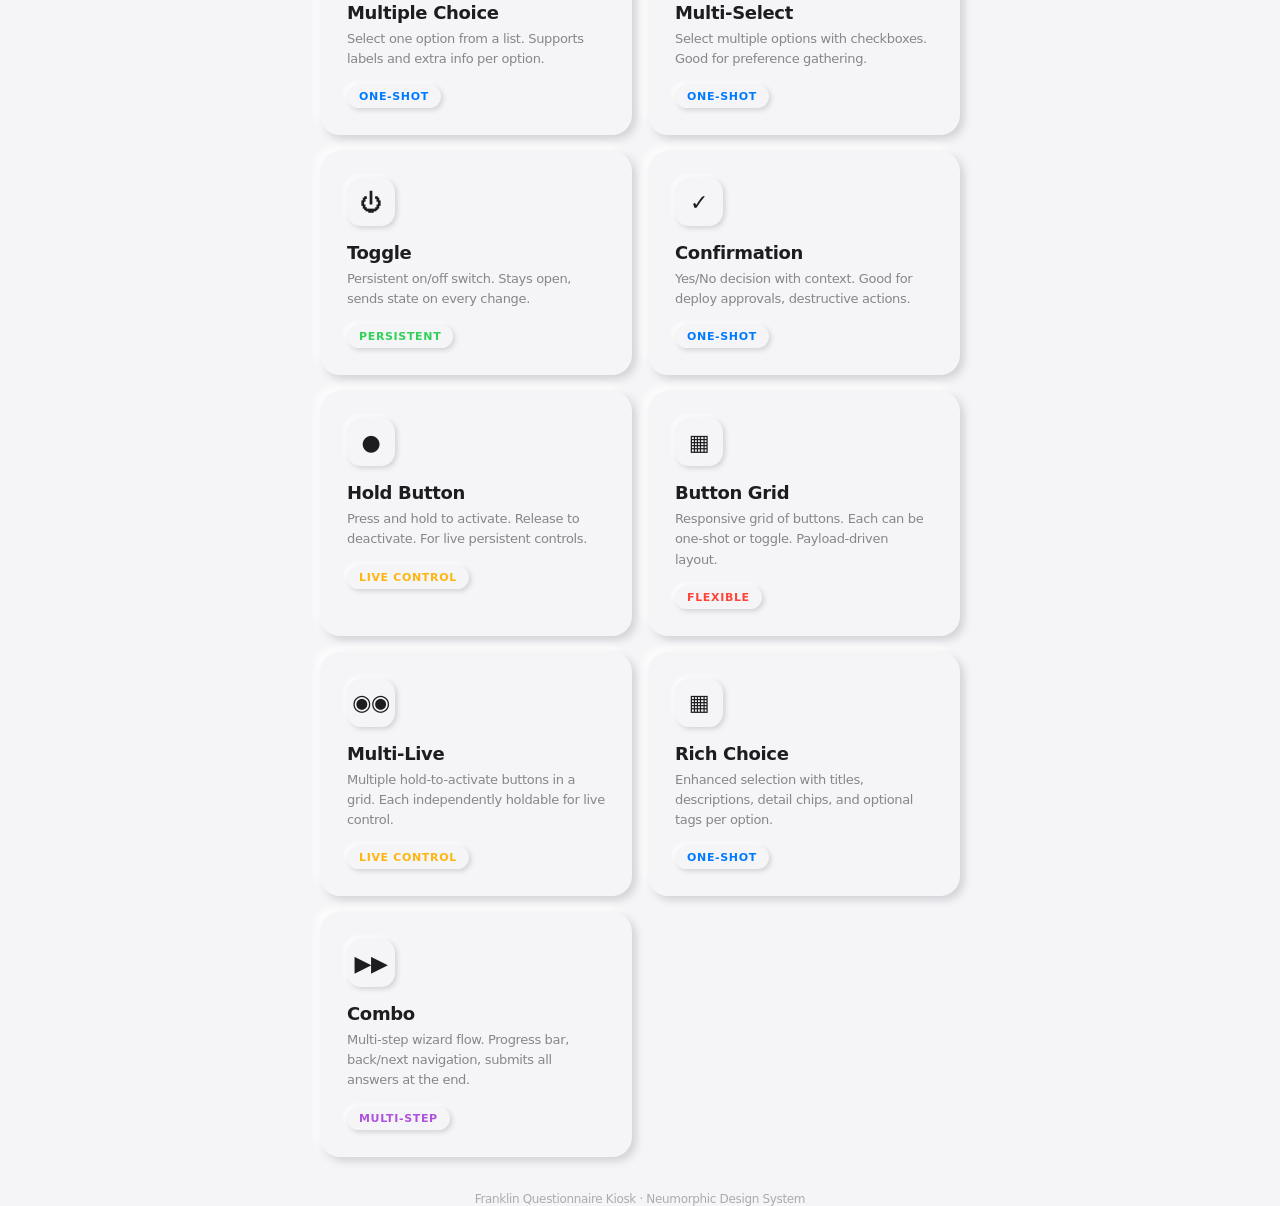
<file: index.html>
<!DOCTYPE html>
<html lang="en">
<head>
  <meta charset="UTF-8">
  <meta name="viewport" content="width=device-width, initial-scale=1.0">
  <title>Questionnaire Templates</title>
  <link rel="stylesheet" href="style.css">
  <style>
    body {
      flex-direction: column;
      gap: 25px;
      align-items: center;
      padding: 50px 25px 80px;
    }

    /* Hero header */
    .index-hero {
      text-align: center;
      max-width: 500px;
      margin-bottom: 16px;
    }

    .index-hero .hero-icon {
      width: 80px;
      height: 80px;
      border-radius: 24px;
      background: var(--surface-base);
      box-shadow: var(--shadow-raised);
      display: inline-flex;
      align-items: center;
      justify-content: center;
      font-size: 36px;
      margin-bottom: 25px;
    }

    .index-hero h1 {
      font-size: 34px;
      font-weight: 800;
      color: var(--text-primary);
      margin-bottom: 10px;
      line-height: 1.2;
    }

    .index-hero p {
      color: var(--text-secondary);
      font-size: 16px;
      line-height: 1.55;
    }

    /* Template gallery grid */
    .template-grid {
      display: grid;
      grid-template-columns: repeat(auto-fit, minmax(260px, 1fr));
      gap: 16px;
      width: 100%;
      max-width: 640px;
    }

    /* Template card links */
    .template-link {
      display: block;
      background: var(--surface-base);
      box-shadow: var(--shadow-medium);
      border-radius: var(--radius-card);
      border: 2px solid transparent;
      padding: 25px;
      text-decoration: none;
      color: var(--text-primary);
      transition: box-shadow var(--transition), transform var(--transition), border-color var(--transition);
    }

    .template-link:hover {
      box-shadow: var(--shadow-raised);
      transform: translateY(-2px);
    }

    .template-link:active {
      box-shadow: var(--shadow-pressed);
      transform: scale(0.98);
    }

    .template-link .icon {
      width: 48px;
      height: 48px;
      border-radius: var(--radius-btn-sm);
      background: var(--surface-base);
      box-shadow: var(--shadow-small);
      display: flex;
      align-items: center;
      justify-content: center;
      font-size: 22px;
      margin-bottom: 16px;
    }

    .template-link .name {
      font-size: 18px;
      font-weight: 700;
      margin-bottom: 6px;
      color: var(--text-primary);
    }

    .template-link .desc {
      font-size: 13px;
      color: var(--text-secondary);
      line-height: 1.55;
    }

    .template-link .tag {
      display: inline-block;
      margin-top: 16px;
      font-size: 11px;
      font-weight: 700;
      letter-spacing: 0.06em;
      text-transform: uppercase;
      padding: 5px 12px;
      border-radius: var(--radius-pill);
      background: var(--surface-base);
      box-shadow: var(--shadow-small);
    }

    .tag.oneshot    { color: var(--accent-blue); }
    .tag.persist    { color: var(--accent-green); }
    .tag.live       { color: var(--accent-amber); }
    .tag.flexible   { color: var(--accent-red); }
    .tag.multistep  { color: #AF52DE; }

    /* Footer */
    .index-footer {
      margin-top: 10px;
      font-size: 12px;
      color: var(--text-muted);
      text-align: center;
    }

    @media (min-width: 768px) and (max-width: 1100px) {
      .template-grid {
        max-width: 580px;
      }
    }
  </style>
</head>
<body>

  <div class="index-hero">
    <div class="hero-icon">&#9881;</div>
    <h1>Questionnaire Templates</h1>
    <p>Frontend templates for the Franklin questionnaire kiosk system. Payload-driven, iPad-optimized.</p>
  </div>

  <div class="template-grid">

    <a class="template-link" href="templates/multiple-choice.html">
      <div class="icon">&#9675;</div>
      <div class="name">Multiple Choice</div>
      <div class="desc">Select one option from a list. Supports labels and extra info per option.</div>
      <span class="tag oneshot">One-shot</span>
    </a>

    <a class="template-link" href="templates/multi-select.html">
      <div class="icon">&#9745;</div>
      <div class="name">Multi-Select</div>
      <div class="desc">Select multiple options with checkboxes. Good for preference gathering.</div>
      <span class="tag oneshot">One-shot</span>
    </a>

    <a class="template-link" href="templates/toggle.html">
      <div class="icon">&#9211;</div>
      <div class="name">Toggle</div>
      <div class="desc">Persistent on/off switch. Stays open, sends state on every change.</div>
      <span class="tag persist">Persistent</span>
    </a>

    <a class="template-link" href="templates/confirm.html">
      <div class="icon">&#10003;</div>
      <div class="name">Confirmation</div>
      <div class="desc">Yes/No decision with context. Good for deploy approvals, destructive actions.</div>
      <span class="tag oneshot">One-shot</span>
    </a>

    <a class="template-link" href="templates/hold-button.html">
      <div class="icon">&#9679;</div>
      <div class="name">Hold Button</div>
      <div class="desc">Press and hold to activate. Release to deactivate. For live persistent controls.</div>
      <span class="tag live">Live Control</span>
    </a>

    <a class="template-link" href="templates/button-grid.html">
      <div class="icon">&#9638;</div>
      <div class="name">Button Grid</div>
      <div class="desc">Responsive grid of buttons. Each can be one-shot or toggle. Payload-driven layout.</div>
      <span class="tag flexible">Flexible</span>
    </a>

    <a class="template-link" href="templates/multi-live.html">
      <div class="icon">&#9673;&#9673;</div>
      <div class="name">Multi-Live</div>
      <div class="desc">Multiple hold-to-activate buttons in a grid. Each independently holdable for live control.</div>
      <span class="tag live">Live Control</span>
    </a>

    <a class="template-link" href="templates/rich-choice.html">
      <div class="icon">&#9638;</div>
      <div class="name">Rich Choice</div>
      <div class="desc">Enhanced selection with titles, descriptions, detail chips, and optional tags per option.</div>
      <span class="tag oneshot">One-shot</span>
    </a>

    <a class="template-link" href="templates/combo.html">
      <div class="icon">&#9654;&#9654;</div>
      <div class="name">Combo</div>
      <div class="desc">Multi-step wizard flow. Progress bar, back/next navigation, submits all answers at the end.</div>
      <span class="tag multistep">Multi-step</span>
    </a>

  </div>

  <div class="index-footer">Franklin Questionnaire Kiosk &middot; Neumorphic Design System</div>

</body>
</html>
</file>
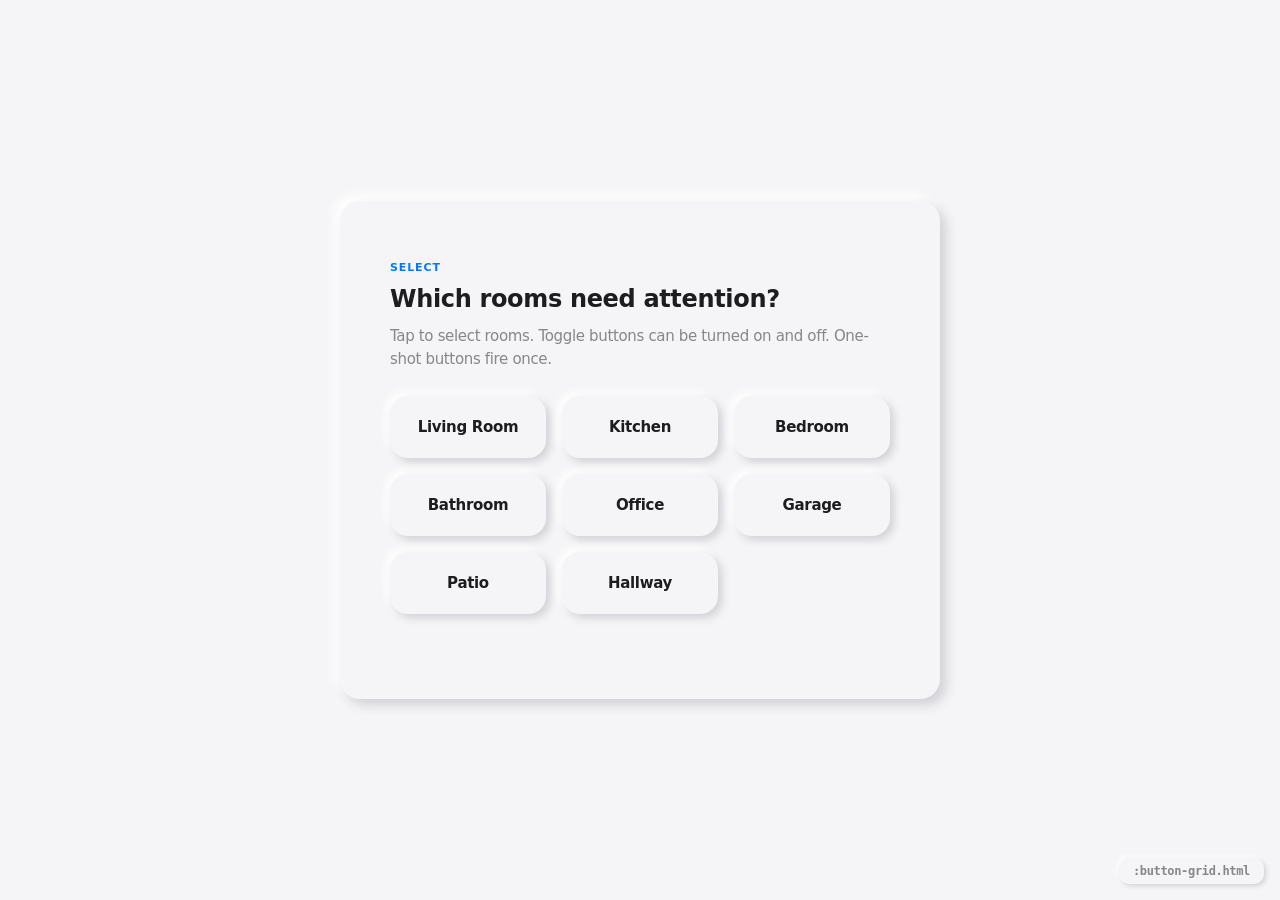
<file: templates/button-grid.html>
<!DOCTYPE html>
<html lang="en">
<head>
  <meta charset="UTF-8">
  <meta name="viewport" content="width=device-width, initial-scale=1.0">
  <title>Questionnaire</title>
  <link rel="stylesheet" href="../style.css">
</head>
<body>

  <div class="card" id="card">
    <div class="question-label" id="label">Select</div>
    <div class="question-text" id="question"></div>
    <div class="question-info" id="info"></div>
    <div class="button-grid" id="grid"></div>
    <div class="feedback" id="feedback"></div>
  </div>
  <div class="port-badge" id="port-badge"></div>

<script>
// --- Payload (injected by server) ---
const payload = {
  type: "button-grid",
  question: "Which rooms need attention?",
  extra_info: "Tap to select rooms. Toggle buttons can be turned on and off. One-shot buttons fire once.",
  buttons: [
    { label: "Living Room", mode: "toggle" },
    { label: "Kitchen", mode: "toggle" },
    { label: "Bedroom", mode: "toggle" },
    { label: "Bathroom", mode: "toggle" },
    { label: "Office", mode: "toggle" },
    { label: "Garage", mode: "oneshot" },
    { label: "Patio", mode: "oneshot" },
    { label: "Hallway", mode: "toggle" }
  ]
};

// --- Init ---
const port = location.pathname.split('/').filter(Boolean).pop() || '10007';
document.getElementById('port-badge').textContent = ':' + port;
document.getElementById('question').textContent = payload.question;
document.getElementById('info').textContent = payload.extra_info || '';

const gridEl = document.getElementById('grid');
const toggleState = {};

payload.buttons.forEach((btnDef) => {
  const btn = document.createElement('button');
  btn.className = 'grid-btn';
  btn.textContent = btnDef.label;

  if (btnDef.mode === 'toggle') {
    toggleState[btnDef.label] = false;

    btn.addEventListener('click', () => {
      toggleState[btnDef.label] = !toggleState[btnDef.label];
      btn.classList.toggle('active', toggleState[btnDef.label]);

      const response = {
        port,
        type: 'button-grid',
        button: btnDef.label,
        mode: 'toggle',
        active: toggleState[btnDef.label],
        timestamp: new Date().toISOString()
      };
      console.log('Response:', JSON.stringify(response, null, 2));

      // TODO: POST to API -- toggle sends on every state change
      // fetch(`/api/respond/${port}`, { method: 'POST', headers: {'Content-Type':'application/json'}, body: JSON.stringify(response) });
    });
  } else {
    // One-shot: fires once, then locks
    btn.addEventListener('click', () => {
      btn.classList.add('fired');

      const response = {
        port,
        type: 'button-grid',
        button: btnDef.label,
        mode: 'oneshot',
        timestamp: new Date().toISOString()
      };
      console.log('Response:', JSON.stringify(response, null, 2));

      // TODO: POST to API -- one-shot fires once
      // fetch(`/api/respond/${port}`, { method: 'POST', headers: {'Content-Type':'application/json'}, body: JSON.stringify(response) });
    });
  }

  gridEl.appendChild(btn);
});
</script>
</body>
</html>
</file>
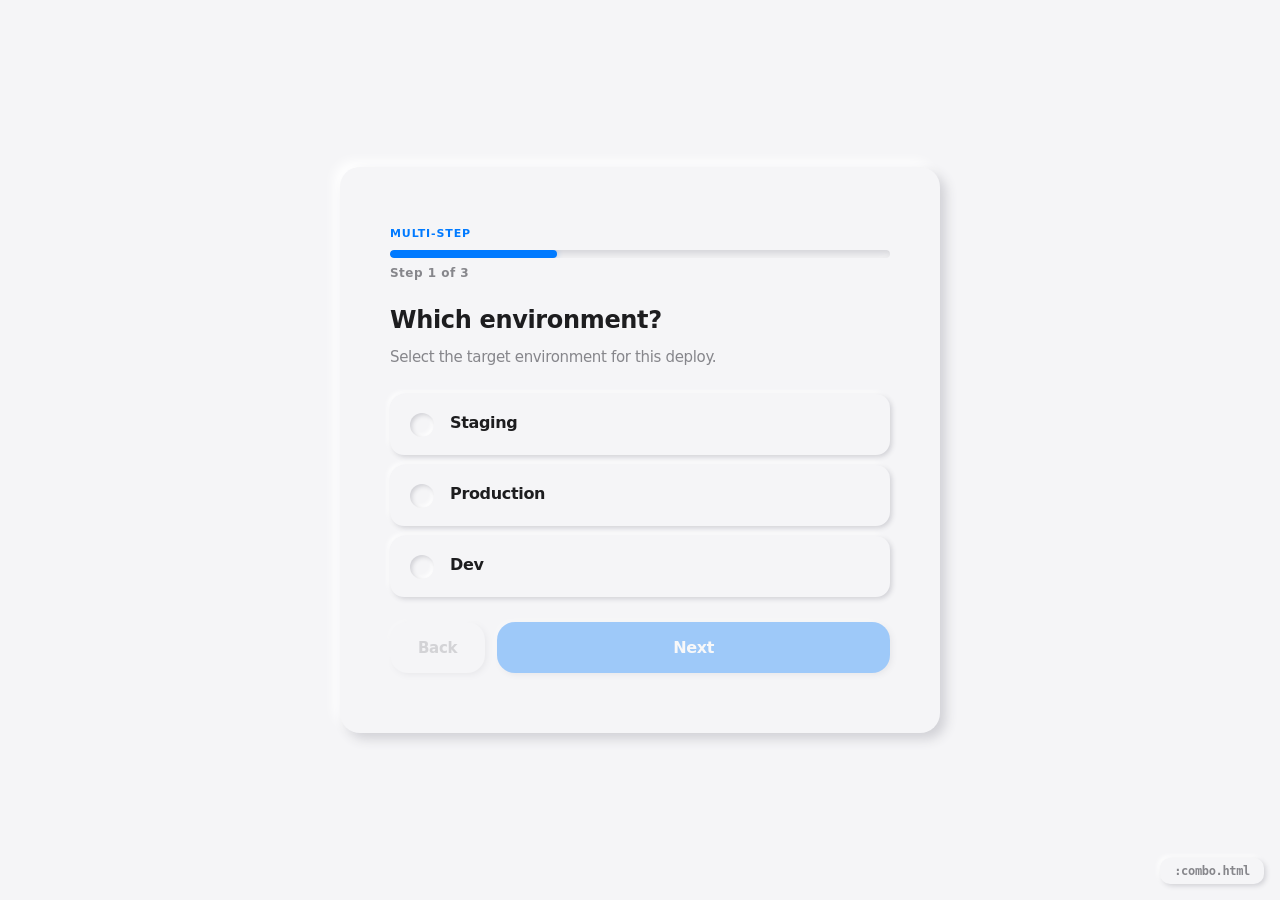
<file: templates/combo.html>
<!DOCTYPE html>
<html lang="en">
<head>
  <meta charset="UTF-8">
  <meta name="viewport" content="width=device-width, initial-scale=1.0">
  <title>Questionnaire</title>
  <link rel="stylesheet" href="../style.css">
  <script src="../audio-recorder.js"></script>
  <script src="../audio-widget.js"></script>
</head>
<body>

  <div class="card" id="card">
    <div class="question-label" id="label">Multi-Step</div>
    <div class="combo-progress">
      <div class="combo-progress-track">
        <div class="combo-progress-fill" id="progress-fill"></div>
      </div>
      <div class="combo-step-text" id="step-text">Step 1 of 3</div>
    </div>
    <div class="question-text" id="question"></div>
    <div class="question-info" id="info"></div>
    <div id="step-content"></div>
    <div class="combo-nav">
      <button class="combo-nav-btn" id="back-btn" disabled>Back</button>
      <button class="submit-btn combo-next-btn" id="next-btn" disabled>Next</button>
    </div>
    <div class="combo-audio" id="combo-audio" style="display:none; margin-top: 16px;">
      <div class="submit-row" style="justify-content: center;">
        <button type="button" class="audio-btn" id="combo-mic"></button>
      </div>
      <div class="audio-status" id="combo-audio-status"></div>
    </div>
    <div class="feedback" id="feedback">All responses recorded</div>
  </div>
  <div class="port-badge" id="port-badge"></div>

<script>
// --- Payload (injected by server) ---
const payload = {
  type: "combo",
  question: "Deployment Plan Review",
  extra_info: "Review and approve each step of the deployment plan.",
  steps: [
    {
      type: "multiple-choice",
      question: "Which environment?",
      extra_info: "Select the target environment for this deploy.",
      options: [
        { label: "Staging" },
        { label: "Production" },
        { label: "Dev" }
      ]
    },
    {
      type: "text-input",
      question: "Any special instructions?",
      extra_info: "Notes for the deploy operator.",
      placeholder: "e.g. run migration X first..."
    },
    {
      type: "confirm",
      question: "Ready to deploy?",
      extra_info: "This will trigger the CI/CD pipeline.",
      options: [
        { label: "Yes, deploy", style: "yes" },
        { label: "No, abort", style: "no" }
      ]
    }
  ]
};

// --- Init ---
const port = location.pathname.split('/').filter(Boolean).pop() || '10010';
document.getElementById('port-badge').textContent = ':' + port;

const stepContent = document.getElementById('step-content');
const questionEl = document.getElementById('question');
const infoEl = document.getElementById('info');
const progressFill = document.getElementById('progress-fill');
const stepText = document.getElementById('step-text');
const backBtn = document.getElementById('back-btn');
const nextBtn = document.getElementById('next-btn');

const totalSteps = payload.steps.length;
let currentStep = 0;
const answers = new Array(totalSteps).fill(null);

function updateProgress() {
  const pct = ((currentStep + 1) / totalSteps) * 100;
  progressFill.style.width = pct + '%';
  stepText.textContent = `Step ${currentStep + 1} of ${totalSteps}`;
}

function checkValid() {
  const answer = answers[currentStep];
  if (answer === null || answer === undefined) {
    nextBtn.disabled = true;
    return;
  }
  if (typeof answer === 'string' && answer.trim() === '') {
    nextBtn.disabled = true;
    return;
  }
  nextBtn.disabled = false;
}

function renderStep() {
  const step = payload.steps[currentStep];
  questionEl.textContent = step.question;
  infoEl.textContent = step.extra_info || '';
  stepContent.innerHTML = '';

  updateProgress();
  backBtn.disabled = currentStep === 0;
  nextBtn.textContent = currentStep === totalSteps - 1 ? 'Submit' : 'Next';

  if (step.type === 'multiple-choice') {
    renderMultipleChoice(step);
  } else if (step.type === 'text-input') {
    renderTextInput(step);
  } else if (step.type === 'confirm') {
    renderConfirm(step);
  } else if (step.type === 'toggle') {
    renderToggle(step);
  }

  checkValid();
}

function renderMultipleChoice(step) {
  const container = document.createElement('div');
  container.className = 'options';

  step.options.forEach((opt, i) => {
    const el = document.createElement('div');
    el.className = 'option';
    if (answers[currentStep] === i) el.classList.add('selected');
    el.innerHTML = `
      <div class="option-indicator"></div>
      <div class="option-content">
        <div class="option-label">${opt.label}</div>
        ${opt.info ? `<div class="option-info">${opt.info}</div>` : ''}
      </div>
    `;
    el.addEventListener('click', () => {
      container.querySelectorAll('.option').forEach(o => o.classList.remove('selected'));
      el.classList.add('selected');
      answers[currentStep] = i;
      checkValid();
    });
    container.appendChild(el);
  });

  stepContent.appendChild(container);
}

function renderTextInput(step) {
  const wrapper = document.createElement('div');
  wrapper.className = 'text-input-wrapper';

  const textarea = document.createElement('textarea');
  textarea.className = 'text-input';
  textarea.rows = 3;
  textarea.placeholder = step.placeholder || 'Type your answer...';
  if (step.max_length) textarea.maxLength = step.max_length;
  if (typeof answers[currentStep] === 'string') textarea.value = answers[currentStep];

  const charCount = document.createElement('div');
  charCount.className = 'char-count';

  function update() {
    if (step.max_length) {
      charCount.textContent = textarea.value.length + ' / ' + step.max_length;
    }
    answers[currentStep] = textarea.value;
    checkValid();
  }

  textarea.addEventListener('input', update);
  wrapper.appendChild(textarea);
  wrapper.appendChild(charCount);
  stepContent.appendChild(wrapper);

  // Text input: allow empty (mark valid if any text, but also allow advancing with empty for optional)
  // For combo we require non-empty
  update();
}

function renderConfirm(step) {
  const container = document.createElement('div');
  container.className = 'confirm-buttons';

  step.options.forEach((opt, i) => {
    const btn = document.createElement('button');
    btn.className = 'confirm-btn ' + (opt.style || '');
    if (answers[currentStep] === i) btn.classList.add('selected');
    btn.textContent = opt.label;
    btn.addEventListener('click', () => {
      container.querySelectorAll('.confirm-btn').forEach(b => b.classList.remove('selected'));
      btn.classList.add('selected');
      answers[currentStep] = i;
      checkValid();
    });
    container.appendChild(btn);
  });

  stepContent.appendChild(container);
}

function renderToggle(step) {
  const wrapper = document.createElement('div');
  wrapper.className = 'toggle-wrapper';

  let isOn = answers[currentStep] === true;

  const status = document.createElement('div');
  status.className = 'toggle-status ' + (isOn ? 'on' : 'off');
  status.textContent = isOn ? (step.label_on || 'On') : (step.label_off || 'Off');

  const track = document.createElement('div');
  track.className = 'toggle-track large' + (isOn ? ' on' : '');
  track.innerHTML = '<div class="toggle-thumb"></div>';

  track.addEventListener('click', () => {
    isOn = !isOn;
    track.classList.toggle('on', isOn);
    status.className = 'toggle-status ' + (isOn ? 'on' : 'off');
    status.textContent = isOn ? (step.label_on || 'On') : (step.label_off || 'Off');
    answers[currentStep] = isOn;
    checkValid();
  });

  wrapper.appendChild(status);
  wrapper.appendChild(track);
  stepContent.appendChild(wrapper);

  // Toggle always has a valid state
  if (answers[currentStep] === null) answers[currentStep] = false;
  checkValid();
}

// --- Navigation ---
backBtn.addEventListener('click', () => {
  if (currentStep > 0) {
    currentStep--;
    renderStep();
  }
});

nextBtn.addEventListener('click', () => {
  if (nextBtn.disabled) return;

  if (currentStep < totalSteps - 1) {
    currentStep++;
    renderStep();
  } else {
    // Final submit
    const stepAnswers = payload.steps.map((step, i) => {
      const ans = answers[i];
      if (step.type === 'multiple-choice') {
        return { type: step.type, question: step.question, answer: step.options[ans].label, answer_index: ans };
      } else if (step.type === 'text-input') {
        return { type: step.type, question: step.question, answer: ans };
      } else if (step.type === 'confirm') {
        return { type: step.type, question: step.question, answer: step.options[ans].label, confirmed: step.options[ans].style === 'yes' };
      } else if (step.type === 'toggle') {
        return { type: step.type, question: step.question, answer: ans };
      }
      return { type: step.type, question: step.question, answer: ans };
    });

    const response = {
      port,
      type: payload.type,
      title: payload.question,
      answers: stepAnswers,
      audio: comboClips.length ? comboClips.map(c => ({ base64: c.base64, mimeType: c.mimeType, duration: c.duration })) : null,
      timestamp: new Date().toISOString()
    };
    console.log('Response:', JSON.stringify(response, null, 2));

    // TODO: POST to API
    // fetch(`/api/respond/${port}`, { method: 'POST', headers: {'Content-Type':'application/json'}, body: JSON.stringify(response) });

    nextBtn.style.display = 'none';
    backBtn.style.display = 'none';
    stepContent.classList.add('locked');
    comboAudioEl.style.display = 'none';
    document.getElementById('feedback').classList.add('sent');
  }
});

// --- Audio (shown on last step only) ---
const comboAudioEl = document.getElementById('combo-audio');
const comboMic = document.getElementById('combo-mic');
const comboAudioStatus = document.getElementById('combo-audio-status');
const comboClips = [];

const micSVG = `<svg class="mic-icon" viewBox="0 0 24 24" xmlns="http://www.w3.org/2000/svg">
  <path d="M12 14a3 3 0 0 0 3-3V5a3 3 0 0 0-6 0v6a3 3 0 0 0 3 3z"/>
  <path d="M19 11a1 1 0 0 0-2 0 5 5 0 0 1-10 0 1 1 0 0 0-2 0 7 7 0 0 0 6 6.93V21h-3a1 1 0 0 0 0 2h8a1 1 0 0 0 0-2h-3v-3.07A7 7 0 0 0 19 11z"/>
</svg>`;

// Clip list element
const comboClipList = document.createElement('div');
comboClipList.className = 'audio-clip-list';
comboAudioStatus.parentNode.insertBefore(comboClipList, comboAudioStatus.nextSibling);

function renderComboClips() {
  comboClipList.innerHTML = '';
  comboMic.classList.toggle('has-audio', comboClips.length > 0);
  comboClips.forEach((clip, i) => {
    const row = document.createElement('div');
    row.className = 'audio-clip';
    const kb = Math.round(clip.sizeBytes / 1024);
    row.innerHTML = `
      <span class="audio-clip-label">Clip ${i + 1}</span>
      <span class="audio-clip-meta">${clip.durationFormatted}, ${kb}KB</span>
      <button class="audio-remove" type="button">&times;</button>
    `;
    row.querySelector('.audio-remove').addEventListener('click', () => {
      comboClips.splice(i, 1);
      renderComboClips();
    });
    comboClipList.appendChild(row);
  });
}

if (AudioRecorder.supported) {
  comboMic.innerHTML = micSVG;
  comboMic.title = 'Record audio clip';

  comboMic.addEventListener('click', async (e) => {
    e.preventDefault();
    if (AudioRecorder.isRecording()) {
      comboMic.classList.remove('recording');
      comboAudioStatus.innerHTML = 'Processing...';
      const data = await AudioRecorder.stop();
      comboAudioStatus.textContent = '';
      if (data) {
        comboClips.push(data);
        renderComboClips();
      }
    } else {
      const ok = await AudioRecorder.start((time) => {
        comboAudioStatus.innerHTML = `<span class="rec-dot"></span> Recording ${time}`;
      });
      if (ok) {
        comboMic.classList.add('recording');
      } else {
        comboAudioStatus.textContent = 'Mic access denied';
        setTimeout(() => { comboAudioStatus.textContent = ''; }, 3000);
      }
    }
  });
} else {
  comboAudioEl.style.display = 'none';
}

// Show/hide audio section based on step
const origRenderStep = renderStep;
renderStep = function() {
  origRenderStep();
  if (AudioRecorder.supported) {
    comboAudioEl.style.display = currentStep === totalSteps - 1 ? '' : 'none';
  }
};

// --- Start ---
renderStep();
</script>
</body>
</html>
</file>
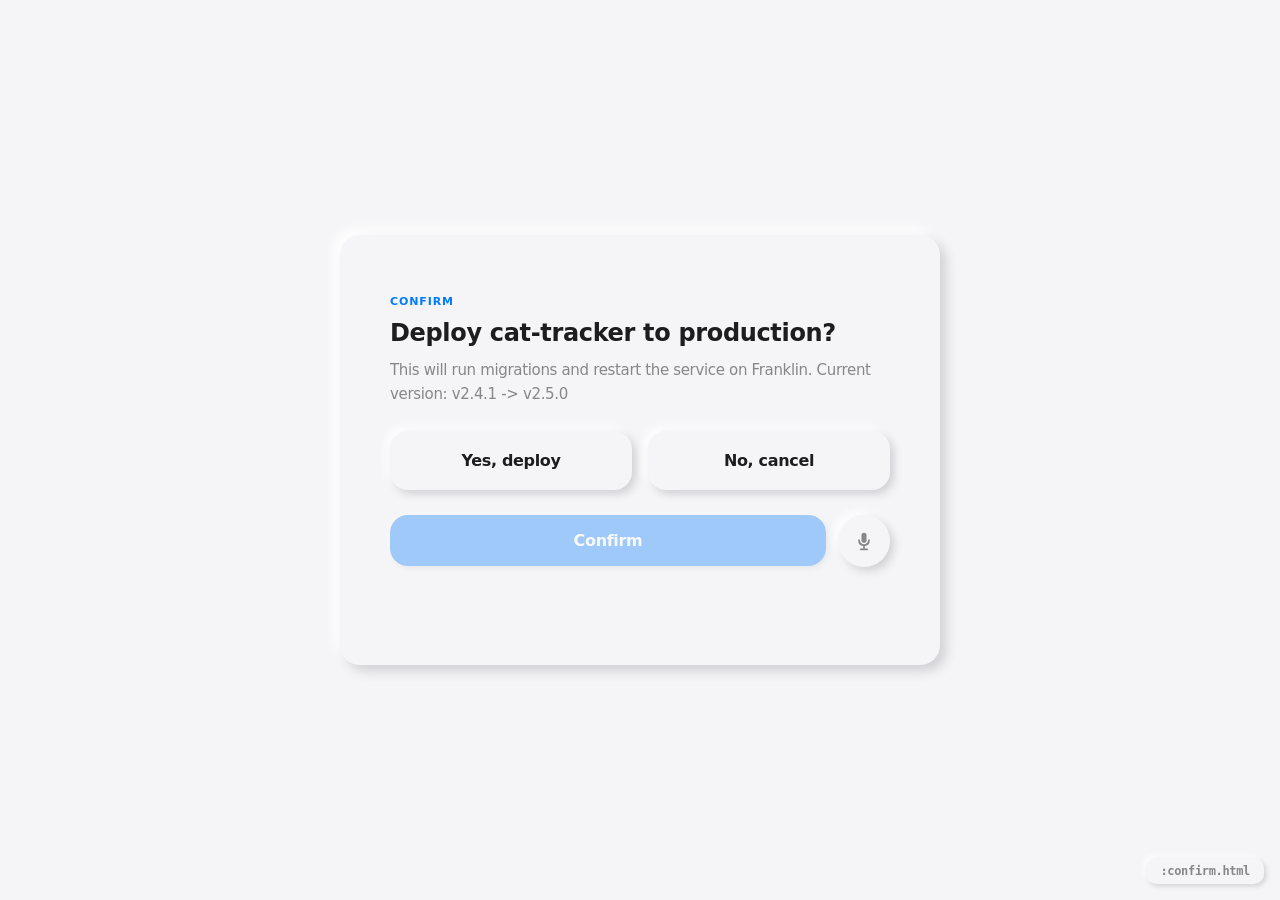
<file: templates/confirm.html>
<!DOCTYPE html>
<html lang="en">
<head>
  <meta charset="UTF-8">
  <meta name="viewport" content="width=device-width, initial-scale=1.0">
  <title>Questionnaire</title>
  <link rel="stylesheet" href="../style.css">
  <script src="../audio-recorder.js"></script>
  <script src="../audio-widget.js"></script>
</head>
<body>

  <div class="card" id="card">
    <div class="question-label" id="label">Confirm</div>
    <div class="question-text" id="question"></div>
    <div class="question-info" id="info"></div>
    <div class="confirm-buttons" id="buttons"></div>
    <button class="submit-btn" id="submit" disabled>Confirm</button>
    <div class="feedback" id="feedback">Response recorded</div>
  </div>
  <div class="port-badge" id="port-badge"></div>

<script>
// --- Payload (injected by server) ---
const payload = {
  type: "confirm",
  question: "Deploy cat-tracker to production?",
  extra_info: "This will run migrations and restart the service on Franklin. Current version: v2.4.1 -> v2.5.0",
  options: [
    { label: "Yes, deploy", style: "yes" },
    { label: "No, cancel", style: "no" }
  ]
};

AudioWidget.init();

// --- Init ---
const port = location.pathname.split('/').filter(Boolean).pop() || '10005';
document.getElementById('port-badge').textContent = ':' + port;
document.getElementById('question').textContent = payload.question;
document.getElementById('info').textContent = payload.extra_info || '';

const buttonsEl = document.getElementById('buttons');
const submitBtn = document.getElementById('submit');
let selected = null;

payload.options.forEach((opt, i) => {
  const btn = document.createElement('button');
  btn.className = 'confirm-btn ' + (opt.style || '');
  btn.textContent = opt.label;
  btn.addEventListener('click', () => {
    document.querySelectorAll('.confirm-btn').forEach(b => b.classList.remove('selected'));
    btn.classList.add('selected');
    selected = i;
    submitBtn.disabled = false;
  });
  buttonsEl.appendChild(btn);
});

// --- Submit (one-shot: locks after submit) ---
submitBtn.addEventListener('click', () => {
  if (selected === null) return;

  const response = {
    port,
    type: payload.type,
    answer: payload.options[selected].label,
    answer_index: selected,
    confirmed: payload.options[selected].style === 'yes',
    audio: AudioWidget.getAudio(),
    timestamp: new Date().toISOString()
  };
  console.log('Response:', JSON.stringify(response, null, 2));

  // TODO: POST to API
  // fetch(`/api/respond/${port}`, { method: 'POST', headers: {'Content-Type':'application/json'}, body: JSON.stringify(response) });

  submitBtn.style.display = 'none';
  buttonsEl.classList.add('locked');
  AudioWidget.lock();
  document.getElementById('feedback').classList.add('sent');
});
</script>
</body>
</html>
</file>
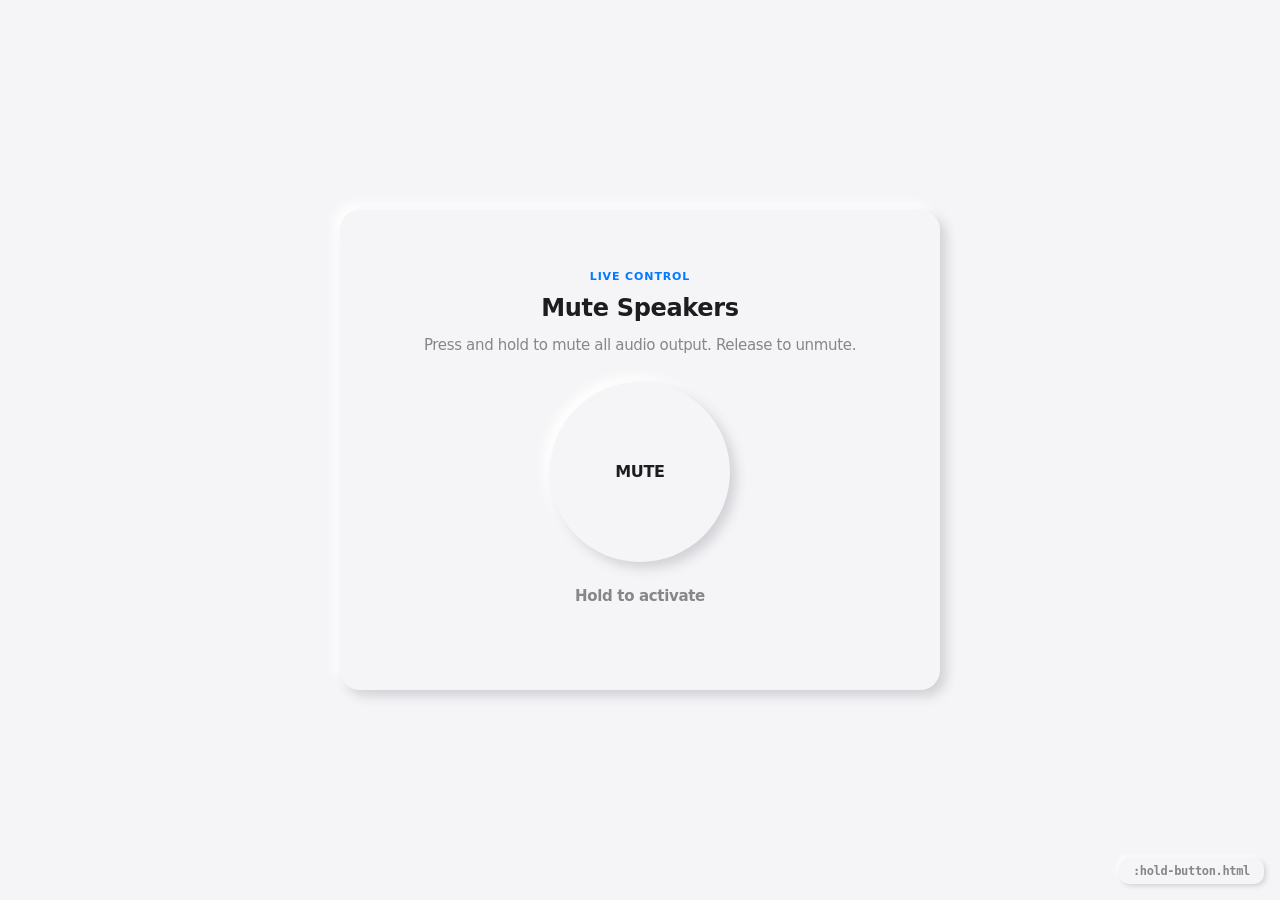
<file: templates/hold-button.html>
<!DOCTYPE html>
<html lang="en">
<head>
  <meta charset="UTF-8">
  <meta name="viewport" content="width=device-width, initial-scale=1.0">
  <title>Questionnaire</title>
  <link rel="stylesheet" href="../style.css">
</head>
<body>

  <div class="card" id="card" style="text-align: center;">
    <div class="question-label" id="label">Live Control</div>
    <div class="question-text" id="question"></div>
    <div class="question-info" id="info"></div>
    <div class="hold-area">
      <button class="hold-btn" id="hold-btn">
        <div class="hold-ring"></div>
        <div class="hold-label" id="hold-label"></div>
      </button>
      <div class="hold-status" id="hold-status">Hold to activate</div>
    </div>
  </div>
  <div class="port-badge" id="port-badge"></div>

<script>
// --- Payload (injected by server) ---
const payload = {
  type: "hold-button",
  question: "Mute Speakers",
  extra_info: "Press and hold to mute all audio output. Release to unmute.",
  label: "MUTE",
  label_active: "MUTED"
};

// --- Init ---
const port = location.pathname.split('/').filter(Boolean).pop() || '10006';
document.getElementById('port-badge').textContent = ':' + port;
document.getElementById('question').textContent = payload.question;
document.getElementById('info').textContent = payload.extra_info || '';

const btn = document.getElementById('hold-btn');
const holdLabel = document.getElementById('hold-label');
const holdStatus = document.getElementById('hold-status');
let isActive = false;

function setLabel() {
  holdLabel.textContent = isActive ? (payload.label_active || payload.label) : payload.label;
}

function updateStatus() {
  holdStatus.textContent = isActive ? 'Active — release to deactivate' : 'Hold to activate';
  holdStatus.classList.toggle('active', isActive);
}

function activate() {
  if (isActive) return;
  isActive = true;
  btn.classList.add('active');
  setLabel();
  updateStatus();

  const response = {
    port,
    type: 'hold-button',
    active: true,
    timestamp: new Date().toISOString()
  };
  console.log('Response:', JSON.stringify(response, null, 2));

  // TODO: POST to API -- send active state
  // fetch(`/api/respond/${port}`, { method: 'POST', headers: {'Content-Type':'application/json'}, body: JSON.stringify(response) });
}

function deactivate() {
  if (!isActive) return;
  isActive = false;
  btn.classList.remove('active');
  setLabel();
  updateStatus();

  const response = {
    port,
    type: 'hold-button',
    active: false,
    timestamp: new Date().toISOString()
  };
  console.log('Response:', JSON.stringify(response, null, 2));

  // TODO: POST to API -- send inactive state
  // fetch(`/api/respond/${port}`, { method: 'POST', headers: {'Content-Type':'application/json'}, body: JSON.stringify(response) });
}

// Mouse events
btn.addEventListener('mousedown', (e) => { e.preventDefault(); activate(); });
btn.addEventListener('mouseup', deactivate);
btn.addEventListener('mouseleave', deactivate);

// Touch events (iPad)
btn.addEventListener('touchstart', (e) => { e.preventDefault(); activate(); }, { passive: false });
btn.addEventListener('touchend', (e) => { e.preventDefault(); deactivate(); });
btn.addEventListener('touchcancel', deactivate);

// Prevent context menu on long press (iPad Safari)
btn.addEventListener('contextmenu', (e) => e.preventDefault());

setLabel();
updateStatus();
</script>
</body>
</html>
</file>
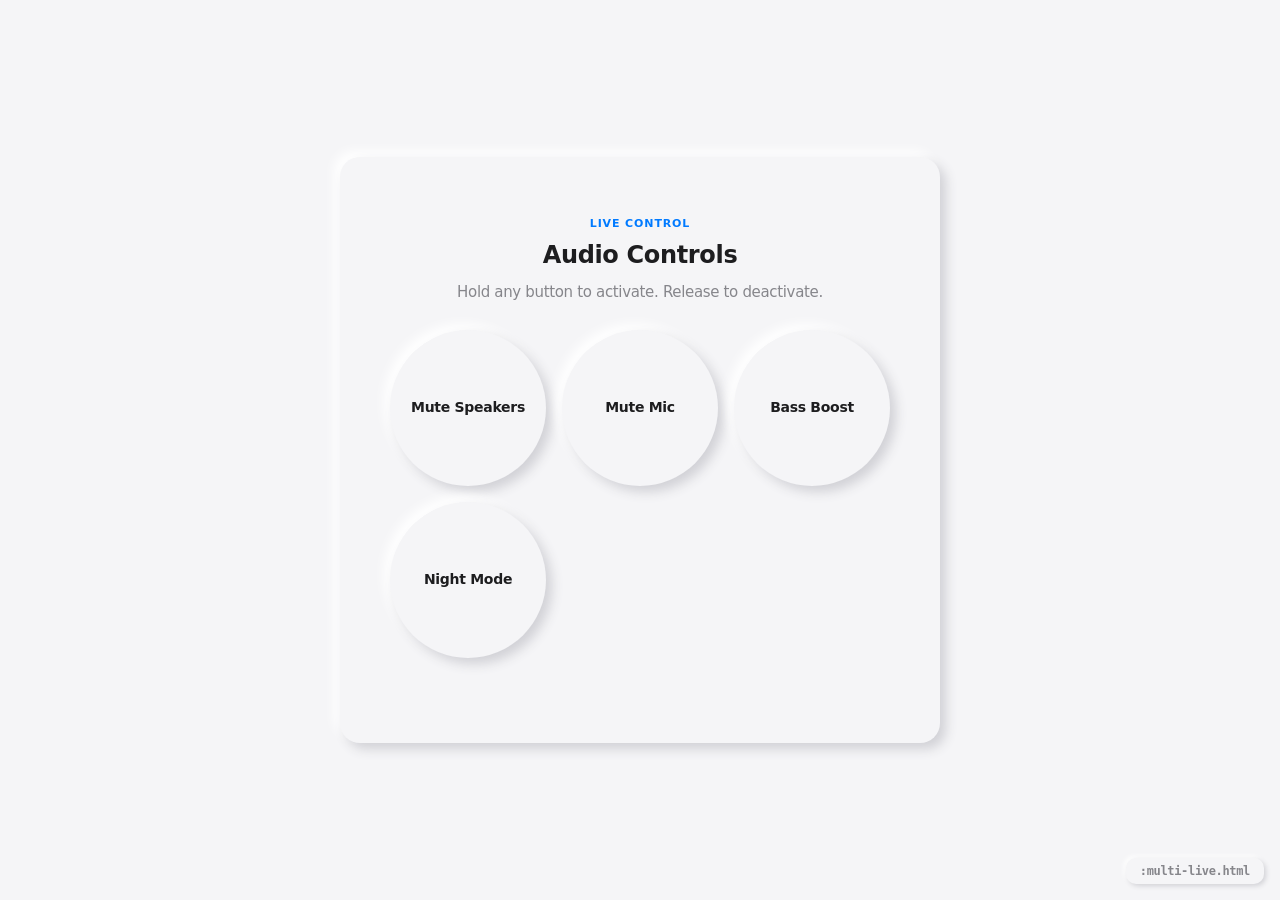
<file: templates/multi-live.html>
<!DOCTYPE html>
<html lang="en">
<head>
  <meta charset="UTF-8">
  <meta name="viewport" content="width=device-width, initial-scale=1.0">
  <title>Questionnaire</title>
  <link rel="stylesheet" href="../style.css">
</head>
<body>

  <div class="card" id="card" style="text-align: center;">
    <div class="question-label" id="label">Live Control</div>
    <div class="question-text" id="question"></div>
    <div class="question-info" id="info"></div>
    <div class="multi-live-grid" id="grid"></div>
  </div>
  <div class="port-badge" id="port-badge"></div>

<script>
// --- Payload (injected by server) ---
const payload = {
  type: "multi-live",
  question: "Audio Controls",
  extra_info: "Hold any button to activate. Release to deactivate.",
  buttons: [
    { label: "Mute Speakers", label_active: "MUTED" },
    { label: "Mute Mic", label_active: "MIC OFF" },
    { label: "Bass Boost", label_active: "BOOSTED" },
    { label: "Night Mode", label_active: "ACTIVE" }
  ]
};

// --- Init ---
const port = location.pathname.split('/').filter(Boolean).pop() || '10008';
document.getElementById('port-badge').textContent = ':' + port;
document.getElementById('question').textContent = payload.question;
document.getElementById('info').textContent = payload.extra_info || '';

const grid = document.getElementById('grid');

payload.buttons.forEach((btn, i) => {
  const el = document.createElement('div');
  el.className = 'multi-live-btn';
  el.innerHTML = `
    <div class="multi-live-ring"></div>
    <div class="multi-live-label">${btn.label}</div>
  `;
  el.dataset.index = i;

  let isActive = false;

  function activate() {
    if (isActive) return;
    isActive = true;
    el.classList.add('active');
    el.querySelector('.multi-live-label').textContent = btn.label_active || btn.label;

    const response = {
      port,
      type: 'multi-live',
      button_index: i,
      button_label: btn.label,
      active: true,
      timestamp: new Date().toISOString()
    };
    console.log('Response:', JSON.stringify(response, null, 2));

    // TODO: POST to API
    // fetch(`/api/respond/${port}`, { method: 'POST', headers: {'Content-Type':'application/json'}, body: JSON.stringify(response) });
  }

  function deactivate() {
    if (!isActive) return;
    isActive = false;
    el.classList.remove('active');
    el.querySelector('.multi-live-label').textContent = btn.label;

    const response = {
      port,
      type: 'multi-live',
      button_index: i,
      button_label: btn.label,
      active: false,
      timestamp: new Date().toISOString()
    };
    console.log('Response:', JSON.stringify(response, null, 2));

    // TODO: POST to API
    // fetch(`/api/respond/${port}`, { method: 'POST', headers: {'Content-Type':'application/json'}, body: JSON.stringify(response) });
  }

  // Mouse events
  el.addEventListener('mousedown', (e) => { e.preventDefault(); activate(); });
  el.addEventListener('mouseup', deactivate);
  el.addEventListener('mouseleave', deactivate);

  // Touch events (iPad)
  el.addEventListener('touchstart', (e) => { e.preventDefault(); activate(); }, { passive: false });
  el.addEventListener('touchend', (e) => { e.preventDefault(); deactivate(); });
  el.addEventListener('touchcancel', deactivate);

  // Prevent context menu on long press (iPad Safari)
  el.addEventListener('contextmenu', (e) => e.preventDefault());

  grid.appendChild(el);
});
</script>
</body>
</html>
</file>
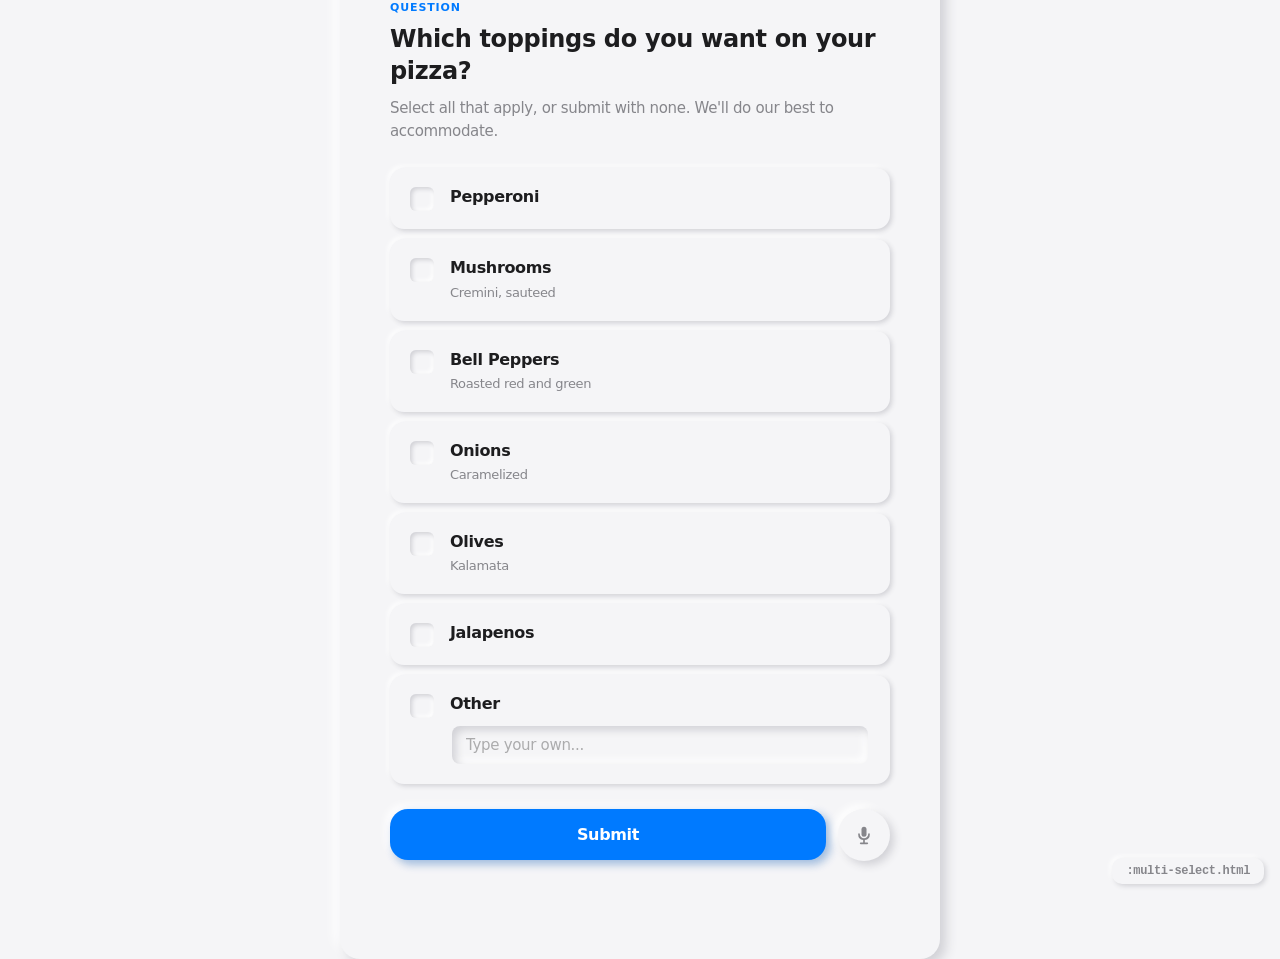
<file: templates/multi-select.html>
<!DOCTYPE html>
<html lang="en">
<head>
  <meta charset="UTF-8">
  <meta name="viewport" content="width=device-width, initial-scale=1.0">
  <title>Questionnaire</title>
  <link rel="stylesheet" href="../style.css">
  <script src="../audio-recorder.js"></script>
  <script src="../audio-widget.js"></script>
</head>
<body>

  <div class="card" id="card">
    <div class="question-label" id="label">Question</div>
    <div class="question-text" id="question"></div>
    <div class="question-info" id="info"></div>
    <div class="options" id="options"></div>
    <button class="submit-btn" id="submit">Submit</button>
    <div class="feedback" id="feedback">Response recorded</div>
  </div>
  <div class="port-badge" id="port-badge"></div>

<script>
// --- Payload (injected by server) ---
const payload = {
  type: "multi-select",
  question: "Which toppings do you want on your pizza?",
  extra_info: "Select all that apply, or submit with none. We'll do our best to accommodate.",
  options: [
    { label: "Pepperoni" },
    { label: "Mushrooms", info: "Cremini, sauteed" },
    { label: "Bell Peppers", info: "Roasted red and green" },
    { label: "Onions", info: "Caramelized" },
    { label: "Olives", info: "Kalamata" },
    { label: "Jalapenos" }
  ]
};

AudioWidget.init();

// --- Init ---
const port = location.pathname.split('/').filter(Boolean).pop() || '10003';
document.getElementById('port-badge').textContent = ':' + port;
document.getElementById('question').textContent = payload.question;
document.getElementById('info').textContent = payload.extra_info || '';

const optionsEl = document.getElementById('options');
const submitBtn = document.getElementById('submit');
const selected = new Set();
let customText = '';

// Render predefined options
payload.options.forEach((opt, i) => {
  const el = document.createElement('div');
  el.className = 'option';
  el.innerHTML = `
    <div class="option-indicator checkbox"></div>
    <div class="option-content">
      <div class="option-label">${opt.label}</div>
      ${opt.info ? `<div class="option-info">${opt.info}</div>` : ''}
    </div>
  `;
  el.addEventListener('click', () => {
    el.classList.toggle('selected');
    if (selected.has(i)) selected.delete(i); else selected.add(i);
  });
  optionsEl.appendChild(el);
});

// "Other" option with inline text input
const customOption = document.createElement('div');
customOption.className = 'option custom-option';
customOption.innerHTML = `
  <div class="option-indicator checkbox"></div>
  <div class="option-content">
    <div class="option-label">Other</div>
    <input type="text" class="custom-input" placeholder="Type your own..." />
  </div>
`;
const customInput = customOption.querySelector('.custom-input');

customOption.addEventListener('click', (e) => {
  if (e.target === customInput) return;
  const wasSelected = customOption.classList.contains('selected');
  customOption.classList.toggle('selected');
  if (!wasSelected) customInput.focus();
});

customInput.addEventListener('focus', () => {
  customOption.classList.add('selected');
});

customInput.addEventListener('input', () => {
  customText = customInput.value.trim();
  if (customText) {
    customOption.classList.add('selected');
  }
});

optionsEl.appendChild(customOption);

// --- Submit (one-shot: locks after submit) ---
submitBtn.addEventListener('click', () => {
  const answers = [...selected].map(i => payload.options[i].label);
  const customActive = customOption.classList.contains('selected') && customText;
  if (customActive) answers.push(customText);

  const response = {
    port,
    type: payload.type,
    answers,
    answer_indices: [...selected],
    custom: customActive ? customText : null,
    audio: AudioWidget.getAudio(),
    timestamp: new Date().toISOString()
  };
  console.log('Response:', JSON.stringify(response, null, 2));

  // TODO: POST to API
  // fetch(`/api/respond/${port}`, { method: 'POST', headers: {'Content-Type':'application/json'}, body: JSON.stringify(response) });

  submitBtn.style.display = 'none';
  optionsEl.classList.add('locked');
  customInput.disabled = true;
  AudioWidget.lock();
  document.getElementById('feedback').classList.add('sent');
});
</script>
</body>
</html>
</file>
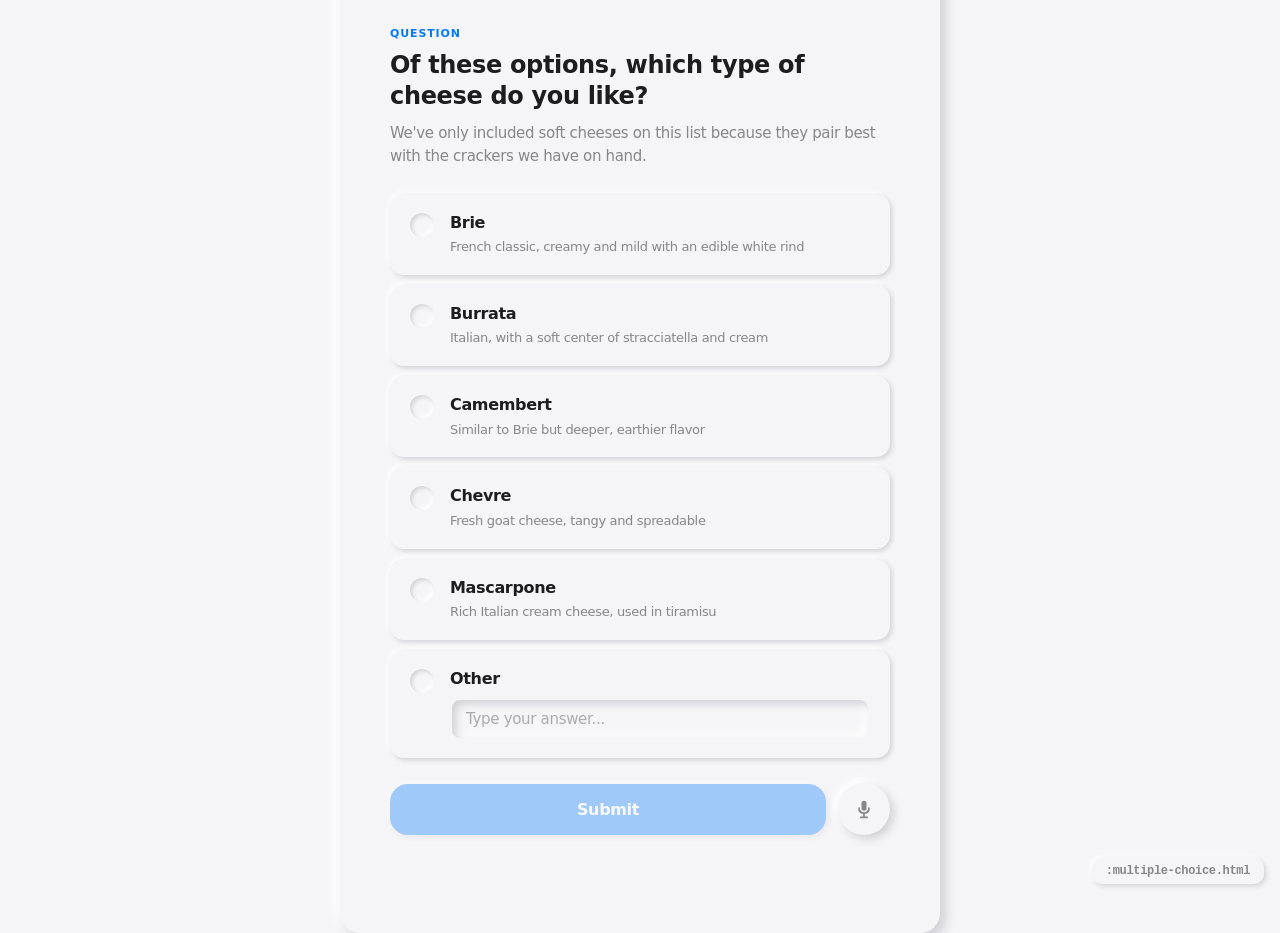
<file: templates/multiple-choice.html>
<!DOCTYPE html>
<html lang="en">
<head>
  <meta charset="UTF-8">
  <meta name="viewport" content="width=device-width, initial-scale=1.0">
  <title>Questionnaire</title>
  <link rel="stylesheet" href="../style.css">
  <script src="../audio-recorder.js"></script>
  <script src="../audio-widget.js"></script>
</head>
<body>

  <div class="card" id="card">
    <div class="question-label" id="label">Question</div>
    <div class="question-text" id="question"></div>
    <div class="question-info" id="info"></div>
    <div class="options" id="options"></div>
    <button class="submit-btn" id="submit" disabled>Submit</button>
    <div class="feedback" id="feedback">Response recorded</div>
  </div>
  <div class="port-badge" id="port-badge"></div>

<script>
// --- Payload (injected by server) ---
const payload = {
  type: "multiple-choice",
  question: "Of these options, which type of cheese do you like?",
  extra_info: "We've only included soft cheeses on this list because they pair best with the crackers we have on hand.",
  options: [
    { label: "Brie", info: "French classic, creamy and mild with an edible white rind" },
    { label: "Burrata", info: "Italian, with a soft center of stracciatella and cream" },
    { label: "Camembert", info: "Similar to Brie but deeper, earthier flavor" },
    { label: "Chevre", info: "Fresh goat cheese, tangy and spreadable" },
    { label: "Mascarpone", info: "Rich Italian cream cheese, used in tiramisu" }
  ]
};

AudioWidget.init();

// --- Init ---
const port = location.pathname.split('/').filter(Boolean).pop() || '10001';
document.getElementById('port-badge').textContent = ':' + port;
document.getElementById('question').textContent = payload.question;
document.getElementById('info').textContent = payload.extra_info || '';

const optionsEl = document.getElementById('options');
const submitBtn = document.getElementById('submit');
let selected = null;
let customText = '';

// Render predefined options
payload.options.forEach((opt, i) => {
  const el = document.createElement('div');
  el.className = 'option';
  el.innerHTML = `
    <div class="option-indicator"></div>
    <div class="option-content">
      <div class="option-label">${opt.label}</div>
      ${opt.info ? `<div class="option-info">${opt.info}</div>` : ''}
    </div>
  `;
  el.addEventListener('click', () => {
    document.querySelectorAll('.option').forEach(o => o.classList.remove('selected'));
    el.classList.add('selected');
    selected = i;
    customText = '';
    customInput.value = '';
    customOption.classList.remove('selected');
    submitBtn.disabled = false;
  });
  optionsEl.appendChild(el);
});

// "Other" option with inline text input
const customOption = document.createElement('div');
customOption.className = 'option custom-option';
customOption.innerHTML = `
  <div class="option-indicator"></div>
  <div class="option-content">
    <div class="option-label">Other</div>
    <input type="text" class="custom-input" placeholder="Type your answer..." />
  </div>
`;
const customInput = customOption.querySelector('.custom-input');

customOption.addEventListener('click', (e) => {
  if (e.target === customInput) return;
  document.querySelectorAll('.option').forEach(o => o.classList.remove('selected'));
  customOption.classList.add('selected');
  selected = 'custom';
  customInput.focus();
  submitBtn.disabled = customInput.value.trim().length === 0;
});

customInput.addEventListener('focus', () => {
  document.querySelectorAll('.option').forEach(o => o.classList.remove('selected'));
  customOption.classList.add('selected');
  selected = 'custom';
});

customInput.addEventListener('input', () => {
  customText = customInput.value.trim();
  submitBtn.disabled = customText.length === 0;
});

optionsEl.appendChild(customOption);

// --- Submit (one-shot: locks after submit) ---
submitBtn.addEventListener('click', () => {
  if (selected === null) return;
  if (selected === 'custom' && !customText) return;

  const response = {
    port,
    type: payload.type,
    answer: selected === 'custom' ? customText : payload.options[selected].label,
    answer_index: selected === 'custom' ? null : selected,
    is_custom: selected === 'custom',
    audio: AudioWidget.getAudio(),
    timestamp: new Date().toISOString()
  };
  console.log('Response:', JSON.stringify(response, null, 2));

  // TODO: POST to API
  // fetch(`/api/respond/${port}`, { method: 'POST', headers: {'Content-Type':'application/json'}, body: JSON.stringify(response) });

  submitBtn.style.display = 'none';
  optionsEl.classList.add('locked');
  customInput.disabled = true;
  AudioWidget.lock();
  document.getElementById('feedback').classList.add('sent');
});
</script>
</body>
</html>
</file>
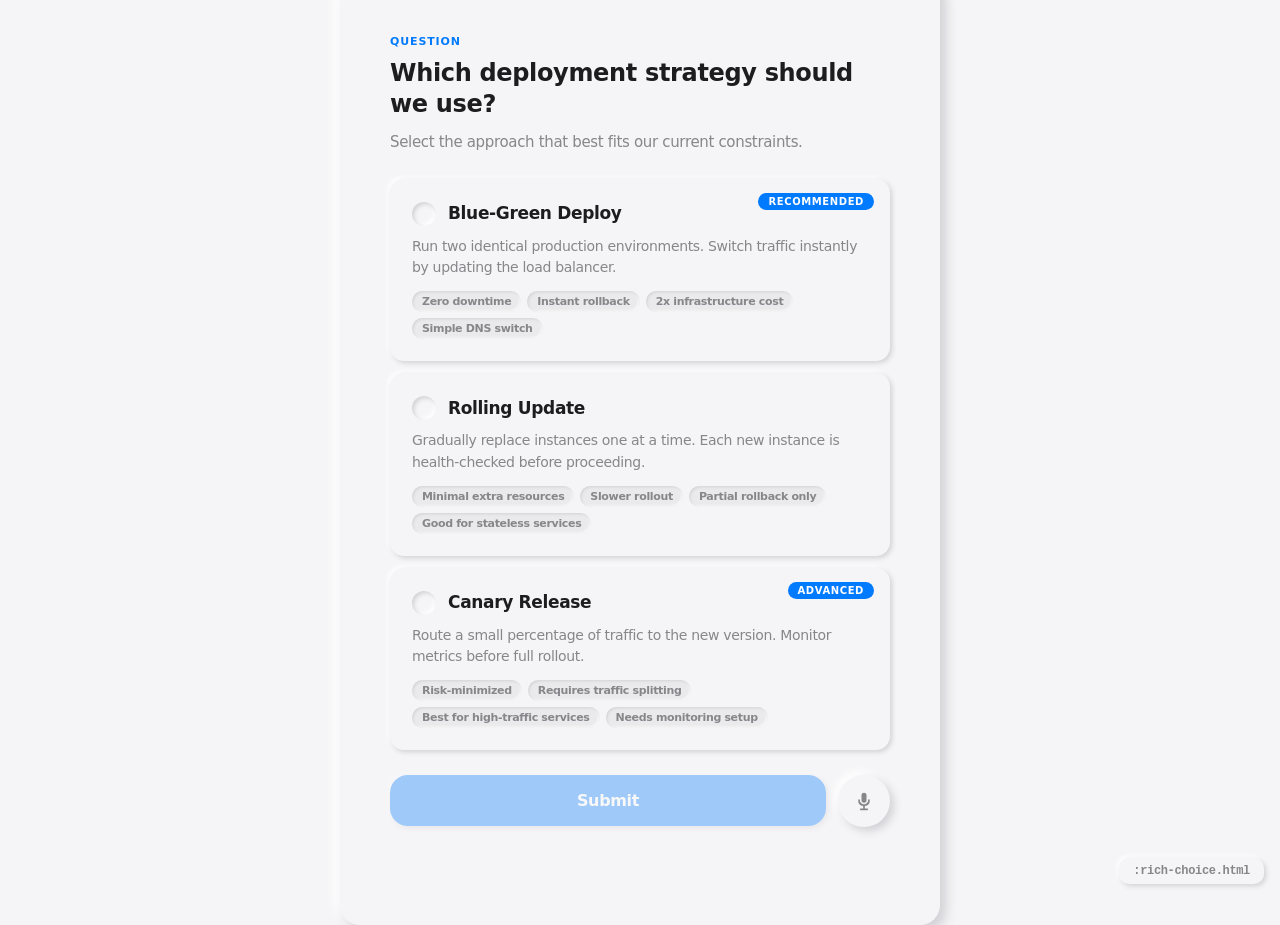
<file: templates/rich-choice.html>
<!DOCTYPE html>
<html lang="en">
<head>
  <meta charset="UTF-8">
  <meta name="viewport" content="width=device-width, initial-scale=1.0">
  <title>Questionnaire</title>
  <link rel="stylesheet" href="../style.css">
  <script src="../audio-recorder.js"></script>
  <script src="../audio-widget.js"></script>
</head>
<body>

  <div class="card" id="card">
    <div class="question-label" id="label">Question</div>
    <div class="question-text" id="question"></div>
    <div class="question-info" id="info"></div>
    <div class="rich-options" id="options"></div>
    <button class="submit-btn" id="submit" disabled>Submit</button>
    <div class="feedback" id="feedback">Response recorded</div>
  </div>
  <div class="port-badge" id="port-badge"></div>

<script>
// --- Payload (injected by server) ---
const payload = {
  type: "rich-choice",
  question: "Which deployment strategy should we use?",
  extra_info: "Select the approach that best fits our current constraints.",
  options: [
    {
      label: "Blue-Green Deploy",
      description: "Run two identical production environments. Switch traffic instantly by updating the load balancer.",
      details: ["Zero downtime", "Instant rollback", "2x infrastructure cost", "Simple DNS switch"],
      tag: "Recommended"
    },
    {
      label: "Rolling Update",
      description: "Gradually replace instances one at a time. Each new instance is health-checked before proceeding.",
      details: ["Minimal extra resources", "Slower rollout", "Partial rollback only", "Good for stateless services"],
      tag: null
    },
    {
      label: "Canary Release",
      description: "Route a small percentage of traffic to the new version. Monitor metrics before full rollout.",
      details: ["Risk-minimized", "Requires traffic splitting", "Best for high-traffic services", "Needs monitoring setup"],
      tag: "Advanced"
    }
  ]
};

AudioWidget.init();

// --- Init ---
const port = location.pathname.split('/').filter(Boolean).pop() || '10009';
document.getElementById('port-badge').textContent = ':' + port;
document.getElementById('question').textContent = payload.question;
document.getElementById('info').textContent = payload.extra_info || '';

const optionsEl = document.getElementById('options');
const submitBtn = document.getElementById('submit');
let selected = null;

payload.options.forEach((opt, i) => {
  const el = document.createElement('div');
  el.className = 'rich-option';
  el.innerHTML = `
    ${opt.tag ? `<span class="rich-option-tag">${opt.tag}</span>` : ''}
    <div class="rich-option-header">
      <div class="option-indicator"></div>
      <div class="rich-option-label">${opt.label}</div>
    </div>
    <div class="rich-option-desc">${opt.description}</div>
    ${opt.details && opt.details.length ? `
      <div class="rich-option-details">
        ${opt.details.map(d => `<span class="rich-option-chip">${d}</span>`).join('')}
      </div>
    ` : ''}
  `;
  el.addEventListener('click', () => {
    document.querySelectorAll('.rich-option').forEach(o => o.classList.remove('selected'));
    el.classList.add('selected');
    selected = i;
    submitBtn.disabled = false;
  });
  optionsEl.appendChild(el);
});

// --- Submit (one-shot: locks after submit) ---
submitBtn.addEventListener('click', () => {
  if (selected === null) return;

  const response = {
    port,
    type: payload.type,
    answer: payload.options[selected].label,
    answer_index: selected,
    audio: AudioWidget.getAudio(),
    timestamp: new Date().toISOString()
  };
  console.log('Response:', JSON.stringify(response, null, 2));

  // TODO: POST to API
  // fetch(`/api/respond/${port}`, { method: 'POST', headers: {'Content-Type':'application/json'}, body: JSON.stringify(response) });

  submitBtn.style.display = 'none';
  optionsEl.classList.add('locked');
  AudioWidget.lock();
  document.getElementById('feedback').classList.add('sent');
});
</script>
</body>
</html>
</file>
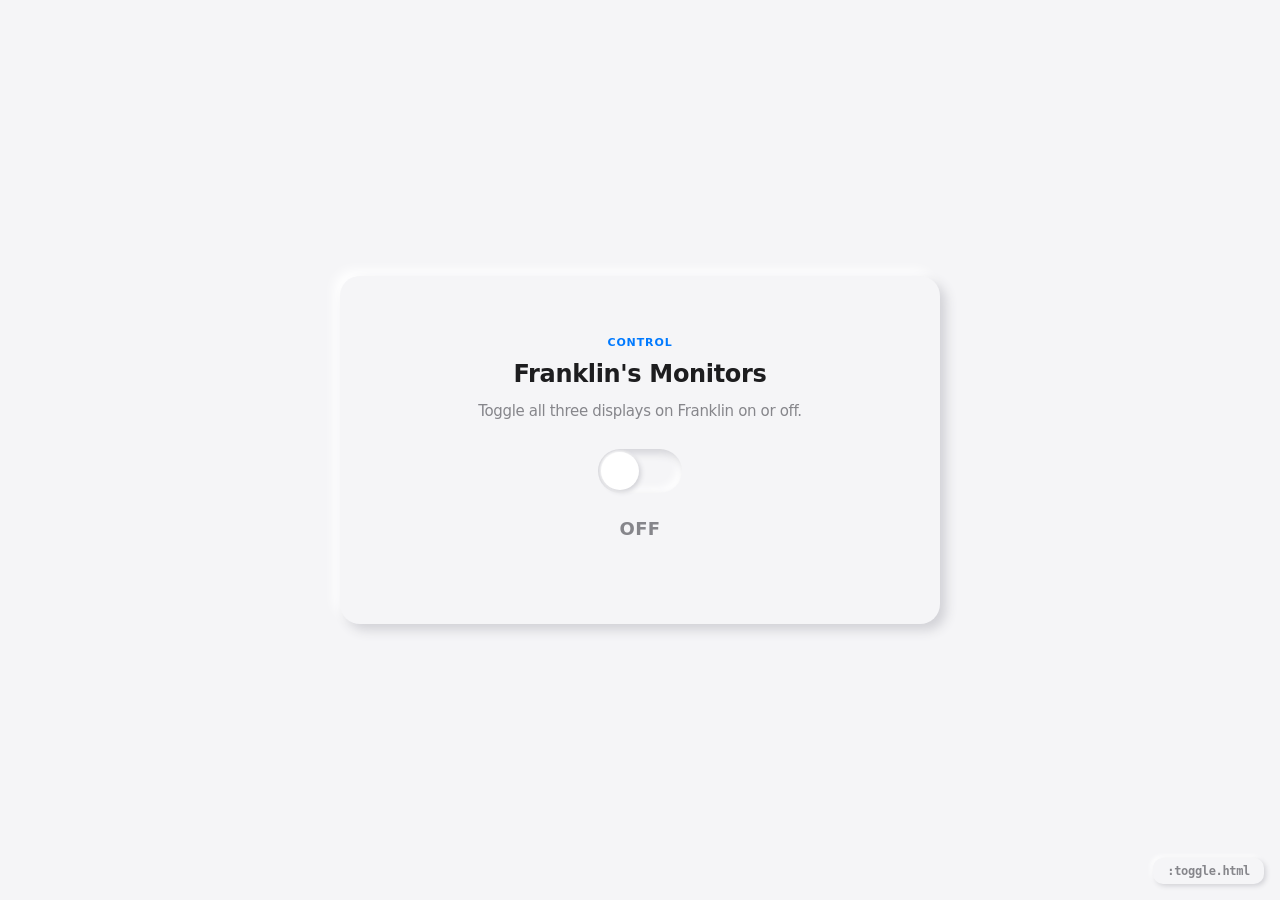
<file: templates/toggle.html>
<!DOCTYPE html>
<html lang="en">
<head>
  <meta charset="UTF-8">
  <meta name="viewport" content="width=device-width, initial-scale=1.0">
  <title>Questionnaire</title>
  <link rel="stylesheet" href="../style.css">
</head>
<body>

  <div class="card" id="card" style="text-align: center;">
    <div class="question-label" id="label">Control</div>
    <div class="question-text" id="question"></div>
    <div class="question-info" id="info"></div>
    <div class="toggle-wrapper">
      <div class="toggle-track large" id="toggle">
        <div class="toggle-thumb"></div>
      </div>
      <div class="toggle-status" id="status">OFF</div>
    </div>
    <div class="last-changed" id="last-changed"></div>
  </div>
  <div class="port-badge" id="port-badge"></div>

<script>
// --- Payload (injected by server) ---
const payload = {
  type: "toggle",
  question: "Franklin's Monitors",
  extra_info: "Toggle all three displays on Franklin on or off.",
  initial_state: false
};

// --- Init ---
const port = location.pathname.split('/').filter(Boolean).pop() || '10002';
document.getElementById('port-badge').textContent = ':' + port;
document.getElementById('question').textContent = payload.question;
document.getElementById('info').textContent = payload.extra_info || '';

let state = payload.initial_state;
const toggle = document.getElementById('toggle');
const status = document.getElementById('status');
const lastChanged = document.getElementById('last-changed');

function render() {
  toggle.classList.toggle('on', state);
  status.textContent = state ? 'ON' : 'OFF';
  status.className = 'toggle-status ' + (state ? 'on' : 'off');
}

// --- Toggle (persistent: sends on every change) ---
toggle.addEventListener('click', () => {
  state = !state;
  render();

  const response = {
    port,
    type: 'toggle',
    value: state,
    timestamp: new Date().toISOString()
  };
  console.log('Response:', JSON.stringify(response, null, 2));
  lastChanged.textContent = 'Last toggled: ' + new Date().toLocaleTimeString();

  // TODO: POST to API -- persistent toggles send on every change
  // fetch(`/api/respond/${port}`, { method: 'POST', headers: {'Content-Type':'application/json'}, body: JSON.stringify(response) });
});

render();
</script>
</body>
</html>
</file>
<file: style.css>
/* Questionnaire Kiosk — Neumorphic Design System (Cat-Tracker)
   Surface: #F5F5F7 base, light neumorphic
   All interactive elements: raised default, inset when pressed/active
   iPad-optimized
*/

:root {
  /* Surfaces */
  --surface-base: #F5F5F7;
  --surface-card: #F5F5F7;
  --surface-inset: #EAEAEC;

  /* Text — light mode versions matching cat-tracker's hierarchy */
  --text-primary: #1d1d1f;
  --text-secondary: #86868b;
  --text-muted: rgba(0, 0, 0, 0.3);

  /* Accents */
  --accent-blue: #007AFF;
  --accent-green: #30D158;
  --accent-red: #FF453A;
  --accent-amber: #FFB50F;

  /* Neumorphic shadows */
  --shadow-raised: 6px 6px 12px #d1d1d6, -6px -6px 12px #ffffff;
  --shadow-medium: 4px 4px 8px #d1d1d6, -4px -4px 8px #ffffff;
  --shadow-small: 2px 2px 5px #d1d1d6, -2px -2px 5px #ffffff;
  --shadow-pressed: inset 4px 4px 8px #d1d1d6, inset -4px -4px 8px #ffffff;

  /* Radii */
  --radius-card: 20px;
  --radius-btn: 18px;
  --radius-btn-sm: 14px;
  --radius-pill: 12px;

  /* Typography */
  --font: "SF Pro Text", system-ui, -apple-system, "Helvetica Neue", Helvetica, Arial, sans-serif;
  --letter-spacing: -0.021em;

  /* Motion */
  --transition: 0.25s cubic-bezier(0.4, 0, 0.2, 1);
}

/* ========================================
   Reset
   ======================================== */
*, *::before, *::after {
  margin: 0;
  padding: 0;
  box-sizing: border-box;
}

html, body {
  height: 100%;
  font-family: var(--font);
  letter-spacing: var(--letter-spacing);
  background: var(--surface-base);
  color: var(--text-primary);
  -webkit-font-smoothing: antialiased;
  -moz-osx-font-smoothing: grayscale;
  -webkit-tap-highlight-color: transparent;
}

body {
  display: flex;
  align-items: center;
  justify-content: center;
  padding: 25px;
  min-height: 100vh;
}

/* ========================================
   Card
   ======================================== */
.card {
  width: 100%;
  max-width: 560px;
  background: var(--surface-card);
  border-radius: var(--radius-card);
  padding: 50px 40px;
  box-shadow: var(--shadow-raised);
}

/* ========================================
   Question header
   ======================================== */
.question-label {
  font-size: 11px;
  font-weight: 700;
  letter-spacing: 0.08em;
  text-transform: uppercase;
  color: var(--accent-blue);
  margin-bottom: 10px;
}

.question-text {
  font-size: 24px;
  font-weight: 700;
  line-height: 1.3;
  color: var(--text-primary);
  margin-bottom: 10px;
}

.question-info {
  font-size: 15px;
  color: var(--text-secondary);
  line-height: 1.55;
  margin-bottom: 25px;
}

/* ========================================
   Option buttons (multiple-choice / multi-select)
   ======================================== */
.options {
  display: flex;
  flex-direction: column;
  gap: 10px;
  margin-bottom: 25px;
}

.option {
  display: flex;
  align-items: flex-start;
  gap: 16px;
  background: var(--surface-base);
  border-radius: var(--radius-btn-sm);
  padding: 16px 18px;
  cursor: pointer;
  box-shadow: var(--shadow-small);
  border: 2px solid transparent;
  transition: box-shadow var(--transition), border-color var(--transition), transform var(--transition);
  user-select: none;
  -webkit-user-select: none;
}

.option:hover {
  box-shadow: var(--shadow-medium);
}

.option:active {
  box-shadow: var(--shadow-pressed);
  transform: scale(0.985);
}

.option.selected {
  border-color: var(--accent-blue);
  box-shadow: var(--shadow-pressed);
}

/* Radio indicator */
.option-indicator {
  flex-shrink: 0;
  width: 24px;
  height: 24px;
  border-radius: 50%;
  background: var(--surface-base);
  box-shadow: inset 2px 2px 4px #d1d1d6, inset -2px -2px 4px #ffffff;
  margin-top: 1px;
  transition: background var(--transition), box-shadow var(--transition);
  display: flex;
  align-items: center;
  justify-content: center;
}

.option.selected .option-indicator {
  background: var(--accent-blue);
  box-shadow: var(--shadow-small);
}

.option.selected .option-indicator::after {
  content: '';
  width: 8px;
  height: 8px;
  border-radius: 50%;
  background: #ffffff;
}

/* Checkbox variant for multi-select */
.option-indicator.checkbox {
  border-radius: 6px;
}

.option.selected .option-indicator.checkbox::after {
  content: '';
  width: 10px;
  height: 6px;
  border-radius: 0;
  background: none;
  border-left: 2.5px solid #ffffff;
  border-bottom: 2.5px solid #ffffff;
  transform: rotate(-45deg) translate(1px, -1px);
}

.option-content {
  flex: 1;
}

.option-label {
  font-size: 16px;
  font-weight: 600;
  line-height: 1.4;
  color: var(--text-primary);
}

.option-info {
  font-size: 13px;
  color: var(--text-secondary);
  margin-top: 4px;
  line-height: 1.45;
}

/* --- Custom "Other" input inside option --- */
.custom-option .custom-input {
  width: 100%;
  margin-top: 8px;
  padding: 10px 14px;
  background: var(--surface-base);
  box-shadow: var(--shadow-pressed);
  border: 2px solid transparent;
  border-radius: 10px;
  font-size: 15px;
  font-family: var(--font);
  letter-spacing: var(--letter-spacing);
  color: var(--text-primary);
  transition: border-color var(--transition);
}

.custom-option .custom-input:focus {
  outline: none;
  border-color: var(--accent-blue);
}

.custom-option .custom-input::placeholder {
  color: var(--text-muted);
}

.custom-option .custom-input:disabled {
  opacity: 0.5;
}

/* ========================================
   Toggle switch
   ======================================== */
.toggle-container {
  display: flex;
  align-items: center;
  justify-content: space-between;
  gap: 25px;
  margin-bottom: 25px;
}

.toggle-wrapper {
  display: flex;
  flex-direction: column;
  align-items: center;
  gap: 25px;
  margin-bottom: 25px;
}

.toggle-status {
  font-size: 18px;
  font-weight: 700;
  letter-spacing: 0.02em;
  transition: color var(--transition);
}

.toggle-status.on  { color: var(--accent-green); }
.toggle-status.off { color: var(--text-secondary); }

.toggle-track {
  position: relative;
  width: 68px;
  height: 38px;
  background: var(--surface-base);
  box-shadow: var(--shadow-pressed);
  border-radius: 19px;
  cursor: pointer;
  transition: background var(--transition), box-shadow var(--transition);
  flex-shrink: 0;
}

.toggle-track.on {
  background: var(--accent-green);
  box-shadow: inset 2px 2px 5px rgba(0, 0, 0, 0.15), inset -2px -2px 5px rgba(255, 255, 255, 0.1);
}

.toggle-track.large {
  width: 84px;
  height: 44px;
  border-radius: 22px;
}

.toggle-thumb {
  position: absolute;
  top: 3px;
  left: 3px;
  width: 32px;
  height: 32px;
  background: #ffffff;
  border-radius: 50%;
  transition: transform var(--transition);
  box-shadow: 2px 2px 5px #d1d1d6, -1px -1px 3px #ffffff;
}

.toggle-track.on .toggle-thumb {
  transform: translateX(30px);
}

.toggle-track.large .toggle-thumb {
  width: 38px;
  height: 38px;
}

.toggle-track.large.on .toggle-thumb {
  transform: translateX(40px);
}

/* ========================================
   Text input
   ======================================== */
.text-input-wrapper {
  margin-bottom: 25px;
}

.text-input {
  width: 100%;
  background: var(--surface-base);
  box-shadow: var(--shadow-pressed);
  border: 2px solid transparent;
  border-radius: var(--radius-btn-sm);
  padding: 16px 18px;
  font-size: 16px;
  color: var(--text-primary);
  font-family: var(--font);
  letter-spacing: var(--letter-spacing);
  resize: vertical;
  min-height: 52px;
  transition: border-color var(--transition), box-shadow var(--transition);
}

.text-input:focus {
  outline: none;
  border-color: var(--accent-blue);
  box-shadow: var(--shadow-pressed), 0 0 0 3px rgba(0, 122, 255, 0.15);
}

.text-input::placeholder {
  color: var(--text-muted);
}

.char-count {
  text-align: right;
  font-size: 12px;
  color: var(--text-secondary);
  margin-top: 8px;
}

/* ========================================
   Confirm buttons
   ======================================== */
.confirm-buttons {
  display: flex;
  gap: 16px;
  margin-bottom: 25px;
}

.confirm-btn {
  flex: 1;
  padding: 18px;
  border: 2px solid transparent;
  border-radius: var(--radius-btn);
  background: var(--surface-base);
  box-shadow: var(--shadow-medium);
  color: var(--text-primary);
  font-size: 16px;
  font-weight: 700;
  cursor: pointer;
  transition: all var(--transition);
  font-family: var(--font);
  letter-spacing: var(--letter-spacing);
}

.confirm-btn:hover {
  box-shadow: var(--shadow-raised);
}

.confirm-btn:active {
  box-shadow: var(--shadow-pressed);
  transform: scale(0.97);
}

.confirm-btn.selected.yes {
  border-color: var(--accent-green);
  box-shadow: var(--shadow-pressed);
  color: var(--accent-green);
}

.confirm-btn.selected.no {
  border-color: var(--accent-red);
  box-shadow: var(--shadow-pressed);
  color: var(--accent-red);
}

/* ========================================
   Submit button
   ======================================== */
.submit-btn {
  width: 100%;
  padding: 16px;
  background: var(--accent-blue);
  color: #ffffff;
  border: none;
  border-radius: var(--radius-btn);
  font-size: 16px;
  font-weight: 700;
  cursor: pointer;
  font-family: var(--font);
  letter-spacing: var(--letter-spacing);
  box-shadow: 4px 4px 10px rgba(0, 122, 255, 0.25), var(--shadow-medium);
  transition: box-shadow var(--transition), opacity var(--transition), transform 0.15s ease;
}

.submit-btn:hover {
  box-shadow: 6px 6px 14px rgba(0, 122, 255, 0.3), var(--shadow-raised);
}

.submit-btn:active {
  box-shadow: inset 3px 3px 6px rgba(0, 80, 180, 0.3), inset -3px -3px 6px rgba(100, 170, 255, 0.15);
  transform: scale(0.98);
}

.submit-btn:disabled {
  opacity: 0.35;
  cursor: not-allowed;
  box-shadow: var(--shadow-small);
}

.submit-btn:disabled:hover {
  box-shadow: var(--shadow-small);
}

/* ========================================
   Audio recorder
   ======================================== */
.submit-row {
  display: flex;
  gap: 12px;
  align-items: center;
}

.submit-row .submit-btn {
  flex: 1;
}

.audio-btn {
  flex-shrink: 0;
  width: 52px;
  height: 52px;
  border-radius: 50%;
  border: none;
  background: var(--surface-base);
  box-shadow: var(--shadow-medium);
  cursor: pointer;
  display: flex;
  align-items: center;
  justify-content: center;
  transition: box-shadow var(--transition), transform 0.15s ease;
  position: relative;
}

.audio-btn:hover {
  box-shadow: var(--shadow-raised);
}

.audio-btn:active {
  box-shadow: var(--shadow-pressed);
  transform: scale(0.95);
}

.audio-btn.recording {
  box-shadow: var(--shadow-pressed);
  animation: audioRecPulse 1.5s ease-in-out infinite;
}

.audio-btn .mic-icon {
  width: 20px;
  height: 20px;
  fill: var(--text-secondary);
  transition: fill var(--transition);
}

.audio-btn.recording .mic-icon {
  fill: var(--accent-red);
}

.audio-btn.has-audio .mic-icon {
  fill: var(--accent-green);
}

@keyframes audioRecPulse {
  0%, 100% { box-shadow: var(--shadow-pressed), 0 0 0 0 rgba(255, 69, 58, 0.3); }
  50%      { box-shadow: var(--shadow-pressed), 0 0 0 8px rgba(255, 69, 58, 0); }
}

.audio-status {
  display: flex;
  align-items: center;
  justify-content: center;
  gap: 8px;
  margin-top: 10px;
  font-size: 13px;
  font-weight: 600;
  color: var(--text-secondary);
  min-height: 20px;
}

.audio-status .rec-dot {
  width: 8px;
  height: 8px;
  border-radius: 50%;
  background: var(--accent-red);
  animation: recDotBlink 1s step-end infinite;
}

@keyframes recDotBlink {
  0%, 100% { opacity: 1; }
  50%      { opacity: 0; }
}

.audio-status .audio-remove {
  background: none;
  border: none;
  color: var(--text-muted);
  cursor: pointer;
  font-size: 12px;
  font-family: var(--font);
  text-decoration: underline;
  padding: 0;
  margin-left: 4px;
}

.audio-status .audio-remove:hover {
  color: var(--accent-red);
}

/* Clip list */
.audio-clip-list {
  display: flex;
  flex-direction: column;
  gap: 6px;
  margin-top: 8px;
}

.audio-clip-list.unsupported { display: none; }

.audio-clip {
  display: flex;
  align-items: center;
  gap: 10px;
  padding: 8px 14px;
  background: var(--surface-base);
  box-shadow: var(--shadow-pressed);
  border-radius: 10px;
  font-size: 13px;
}

.audio-clip-label {
  font-weight: 700;
  color: var(--accent-green);
  white-space: nowrap;
}

.audio-clip-meta {
  color: var(--text-secondary);
  flex: 1;
}

.audio-clip .audio-remove {
  background: none;
  border: none;
  color: var(--text-muted);
  cursor: pointer;
  font-size: 18px;
  font-family: var(--font);
  padding: 0 4px;
  line-height: 1;
}

.audio-clip .audio-remove:hover {
  color: var(--accent-red);
}

/* Hide audio UI when not supported */
.audio-btn.unsupported { display: none; }
.audio-status.unsupported { display: none; }

/* ========================================
   Feedback states
   ======================================== */
.feedback {
  text-align: center;
  padding: 16px 20px;
  border-radius: var(--radius-pill);
  font-size: 15px;
  font-weight: 600;
  display: none;
  margin-top: 16px;
}

.feedback.sent {
  display: block;
  background: var(--surface-base);
  box-shadow: var(--shadow-pressed);
  color: var(--accent-green);
}

/* ========================================
   Hold button
   ======================================== */
.hold-area {
  display: flex;
  flex-direction: column;
  align-items: center;
  gap: 25px;
  margin-bottom: 25px;
}

.hold-btn {
  position: relative;
  width: 180px;
  height: 180px;
  border-radius: 50%;
  background: var(--surface-base);
  box-shadow: var(--shadow-raised);
  border: none;
  cursor: pointer;
  transition: box-shadow var(--transition), transform var(--transition);
  display: flex;
  align-items: center;
  justify-content: center;
  font-family: var(--font);
  letter-spacing: var(--letter-spacing);
  font-size: 16px;
  font-weight: 700;
  color: var(--text-primary);
  -webkit-user-select: none;
  user-select: none;
  touch-action: none;
}

.hold-btn .hold-label {
  position: relative;
  z-index: 2;
  transition: color var(--transition);
  text-align: center;
  line-height: 1.35;
  pointer-events: none;
}

.hold-btn .hold-ring {
  position: absolute;
  inset: -4px;
  border-radius: 50%;
  border: 3px solid transparent;
  transition: border-color var(--transition);
  pointer-events: none;
}

.hold-btn:hover {
  box-shadow: 8px 8px 16px #d1d1d6, -8px -8px 16px #ffffff;
}

.hold-btn.active {
  box-shadow: var(--shadow-pressed);
  transform: scale(0.96);
}

.hold-btn.active .hold-label {
  color: var(--accent-blue);
}

.hold-btn.active .hold-ring {
  border-color: var(--accent-blue);
  animation: holdPulse 1.5s ease-in-out infinite;
}

@keyframes holdPulse {
  0%, 100% { opacity: 1; border-color: var(--accent-blue); }
  50%      { opacity: 0.5; border-color: rgba(0, 122, 255, 0.3); }
}

.hold-status {
  font-size: 15px;
  font-weight: 600;
  color: var(--text-secondary);
  transition: color var(--transition);
}

.hold-status.active {
  color: var(--accent-blue);
}

/* ========================================
   Button grid
   ======================================== */
.button-grid {
  display: grid;
  grid-template-columns: repeat(auto-fit, minmax(140px, 1fr));
  gap: 16px;
  margin-bottom: 25px;
}

.grid-btn {
  background: var(--surface-base);
  box-shadow: var(--shadow-medium);
  border: 2px solid transparent;
  border-radius: var(--radius-btn);
  padding: 20px 16px;
  cursor: pointer;
  font-family: var(--font);
  letter-spacing: var(--letter-spacing);
  font-size: 15px;
  font-weight: 600;
  color: var(--text-primary);
  text-align: center;
  transition: all var(--transition);
  -webkit-user-select: none;
  user-select: none;
}

.grid-btn:hover {
  box-shadow: var(--shadow-raised);
}

.grid-btn:active {
  box-shadow: var(--shadow-pressed);
  transform: scale(0.97);
}

.grid-btn.active {
  box-shadow: var(--shadow-pressed);
  border-color: var(--accent-blue);
  color: var(--accent-blue);
}

.grid-btn.fired {
  box-shadow: var(--shadow-pressed);
  border-color: var(--accent-green);
  color: var(--accent-green);
  opacity: 0.65;
  pointer-events: none;
}

/* ========================================
   Port badge
   ======================================== */
.port-badge {
  position: fixed;
  bottom: 16px;
  right: 16px;
  background: var(--surface-base);
  box-shadow: var(--shadow-small);
  border-radius: 10px;
  padding: 6px 14px;
  font-size: 12px;
  font-weight: 600;
  color: var(--text-secondary);
  font-family: "SF Mono", "Fira Code", ui-monospace, monospace;
  z-index: 100;
}

/* ========================================
   Last-changed timestamp
   ======================================== */
.last-changed {
  font-size: 13px;
  color: var(--text-secondary);
  margin-top: 10px;
}

/* ========================================
   Locked overlay (one-shot post-submit)
   ======================================== */
.locked {
  pointer-events: none;
  opacity: 0.5;
  transition: opacity var(--transition);
}

/* ========================================
   Multi-Live grid
   ======================================== */
.multi-live-grid {
  display: grid;
  grid-template-columns: repeat(auto-fit, minmax(140px, 1fr));
  gap: 16px;
  margin-bottom: 25px;
}

.multi-live-btn {
  position: relative;
  aspect-ratio: 1;
  border-radius: 50%;
  background: var(--surface-base);
  box-shadow: var(--shadow-raised);
  cursor: pointer;
  display: flex;
  align-items: center;
  justify-content: center;
  transition: box-shadow var(--transition), transform var(--transition);
  -webkit-user-select: none;
  user-select: none;
  touch-action: none;
}

.multi-live-btn .multi-live-label {
  position: relative;
  z-index: 2;
  font-family: var(--font);
  letter-spacing: var(--letter-spacing);
  font-size: 14px;
  font-weight: 700;
  color: var(--text-primary);
  text-align: center;
  line-height: 1.35;
  pointer-events: none;
  padding: 10px;
  transition: color var(--transition);
}

.multi-live-btn .multi-live-ring {
  position: absolute;
  inset: -4px;
  border-radius: 50%;
  border: 3px solid transparent;
  transition: border-color var(--transition);
  pointer-events: none;
}

.multi-live-btn:hover {
  box-shadow: 8px 8px 16px #d1d1d6, -8px -8px 16px #ffffff;
}

.multi-live-btn.active {
  box-shadow: var(--shadow-pressed);
  transform: scale(0.96);
}

.multi-live-btn.active .multi-live-label {
  color: var(--accent-blue);
}

.multi-live-btn.active .multi-live-ring {
  border-color: var(--accent-blue);
  animation: holdPulse 1.5s ease-in-out infinite;
}

/* ========================================
   Rich Choice cards
   ======================================== */
.rich-options {
  display: flex;
  flex-direction: column;
  gap: 12px;
  margin-bottom: 25px;
}

.rich-option {
  position: relative;
  background: var(--surface-base);
  border-radius: var(--radius-btn-sm);
  padding: 20px;
  cursor: pointer;
  box-shadow: var(--shadow-small);
  border: 2px solid transparent;
  transition: box-shadow var(--transition), border-color var(--transition), transform var(--transition);
  user-select: none;
  -webkit-user-select: none;
}

.rich-option:hover {
  box-shadow: var(--shadow-medium);
}

.rich-option:active {
  box-shadow: var(--shadow-pressed);
  transform: scale(0.985);
}

.rich-option.selected {
  border-color: var(--accent-blue);
  box-shadow: var(--shadow-pressed);
}

.rich-option-tag {
  position: absolute;
  top: 12px;
  right: 14px;
  font-size: 10px;
  font-weight: 700;
  letter-spacing: 0.06em;
  text-transform: uppercase;
  padding: 3px 10px;
  border-radius: var(--radius-pill);
  background: var(--accent-blue);
  color: #ffffff;
}

.rich-option-header {
  display: flex;
  align-items: center;
  gap: 12px;
  margin-bottom: 10px;
}

.rich-option-label {
  font-size: 17px;
  font-weight: 700;
  color: var(--text-primary);
  line-height: 1.3;
}

.rich-option-desc {
  font-size: 14px;
  color: var(--text-secondary);
  line-height: 1.55;
  margin-bottom: 12px;
}

.rich-option-details {
  display: flex;
  flex-wrap: wrap;
  gap: 6px;
}

.rich-option-chip {
  display: inline-block;
  font-size: 11px;
  font-weight: 600;
  padding: 4px 10px;
  border-radius: var(--radius-pill);
  background: var(--surface-inset);
  box-shadow: inset 1px 1px 3px #d1d1d6, inset -1px -1px 3px #ffffff;
  color: var(--text-secondary);
}

.rich-option.selected .rich-option-chip {
  color: var(--accent-blue);
}

/* ========================================
   Combo (multi-step wizard)
   ======================================== */
.combo-progress {
  margin-bottom: 25px;
}

.combo-progress-track {
  width: 100%;
  height: 8px;
  border-radius: 4px;
  background: var(--surface-base);
  box-shadow: var(--shadow-pressed);
  overflow: hidden;
  margin-bottom: 8px;
}

.combo-progress-fill {
  height: 100%;
  border-radius: 4px;
  background: var(--accent-blue);
  transition: width 0.4s cubic-bezier(0.4, 0, 0.2, 1);
  box-shadow: 0 0 6px rgba(0, 122, 255, 0.3);
}

.combo-step-text {
  font-size: 12px;
  font-weight: 600;
  color: var(--text-secondary);
  letter-spacing: 0.04em;
}

.combo-nav {
  display: flex;
  gap: 12px;
  margin-top: 6px;
}

.combo-nav-btn {
  flex: 0 0 auto;
  padding: 14px 28px;
  background: var(--surface-base);
  box-shadow: var(--shadow-medium);
  border: none;
  border-radius: var(--radius-btn);
  font-size: 15px;
  font-weight: 700;
  color: var(--text-secondary);
  cursor: pointer;
  font-family: var(--font);
  letter-spacing: var(--letter-spacing);
  transition: all var(--transition);
}

.combo-nav-btn:hover {
  box-shadow: var(--shadow-raised);
}

.combo-nav-btn:active {
  box-shadow: var(--shadow-pressed);
  transform: scale(0.97);
}

.combo-nav-btn:disabled {
  opacity: 0.3;
  cursor: not-allowed;
  box-shadow: var(--shadow-small);
}

.combo-nav-btn:disabled:hover {
  box-shadow: var(--shadow-small);
}

.combo-next-btn {
  flex: 1;
}

/* ========================================
   Responsive — phone
   ======================================== */
@media (max-width: 600px) {
  body {
    padding: 16px;
  }
  .card {
    padding: 30px 22px;
  }
  .question-text {
    font-size: 20px;
  }
  .hold-btn {
    width: 150px;
    height: 150px;
  }
  .button-grid {
    grid-template-columns: repeat(auto-fit, minmax(120px, 1fr));
    gap: 10px;
  }
  .grid-btn {
    padding: 16px 10px;
    font-size: 14px;
  }
  .multi-live-grid {
    grid-template-columns: repeat(auto-fit, minmax(110px, 1fr));
    gap: 10px;
  }
  .multi-live-btn .multi-live-label {
    font-size: 12px;
  }
  .rich-option {
    padding: 16px;
  }
  .rich-option-label {
    font-size: 15px;
  }
  .rich-option-desc {
    font-size: 13px;
  }
  .combo-nav-btn {
    padding: 12px 20px;
    font-size: 14px;
  }
}

/* ========================================
   Responsive — iPad
   ======================================== */
@media (min-width: 768px) and (max-width: 1100px) {
  .card {
    max-width: 520px;
    padding: 50px 40px;
  }
  .option {
    padding: 18px 20px;
  }
  .confirm-btn {
    padding: 20px;
    font-size: 17px;
  }
  .hold-btn {
    width: 200px;
    height: 200px;
    font-size: 18px;
  }
  .button-grid {
    grid-template-columns: repeat(auto-fit, minmax(150px, 1fr));
  }
  .grid-btn {
    padding: 22px 16px;
    font-size: 16px;
  }
  .submit-btn {
    padding: 18px;
    font-size: 17px;
  }
  .multi-live-grid {
    grid-template-columns: repeat(auto-fit, minmax(150px, 1fr));
  }
  .multi-live-btn .multi-live-label {
    font-size: 15px;
  }
  .rich-option {
    padding: 22px;
  }
  .rich-option-label {
    font-size: 18px;
  }
}

/* ========================================
   Responsive — large iPad / landscape
   ======================================== */
@media (min-width: 1100px) {
  .card {
    max-width: 600px;
    padding: 60px 50px;
  }
}
</file>
